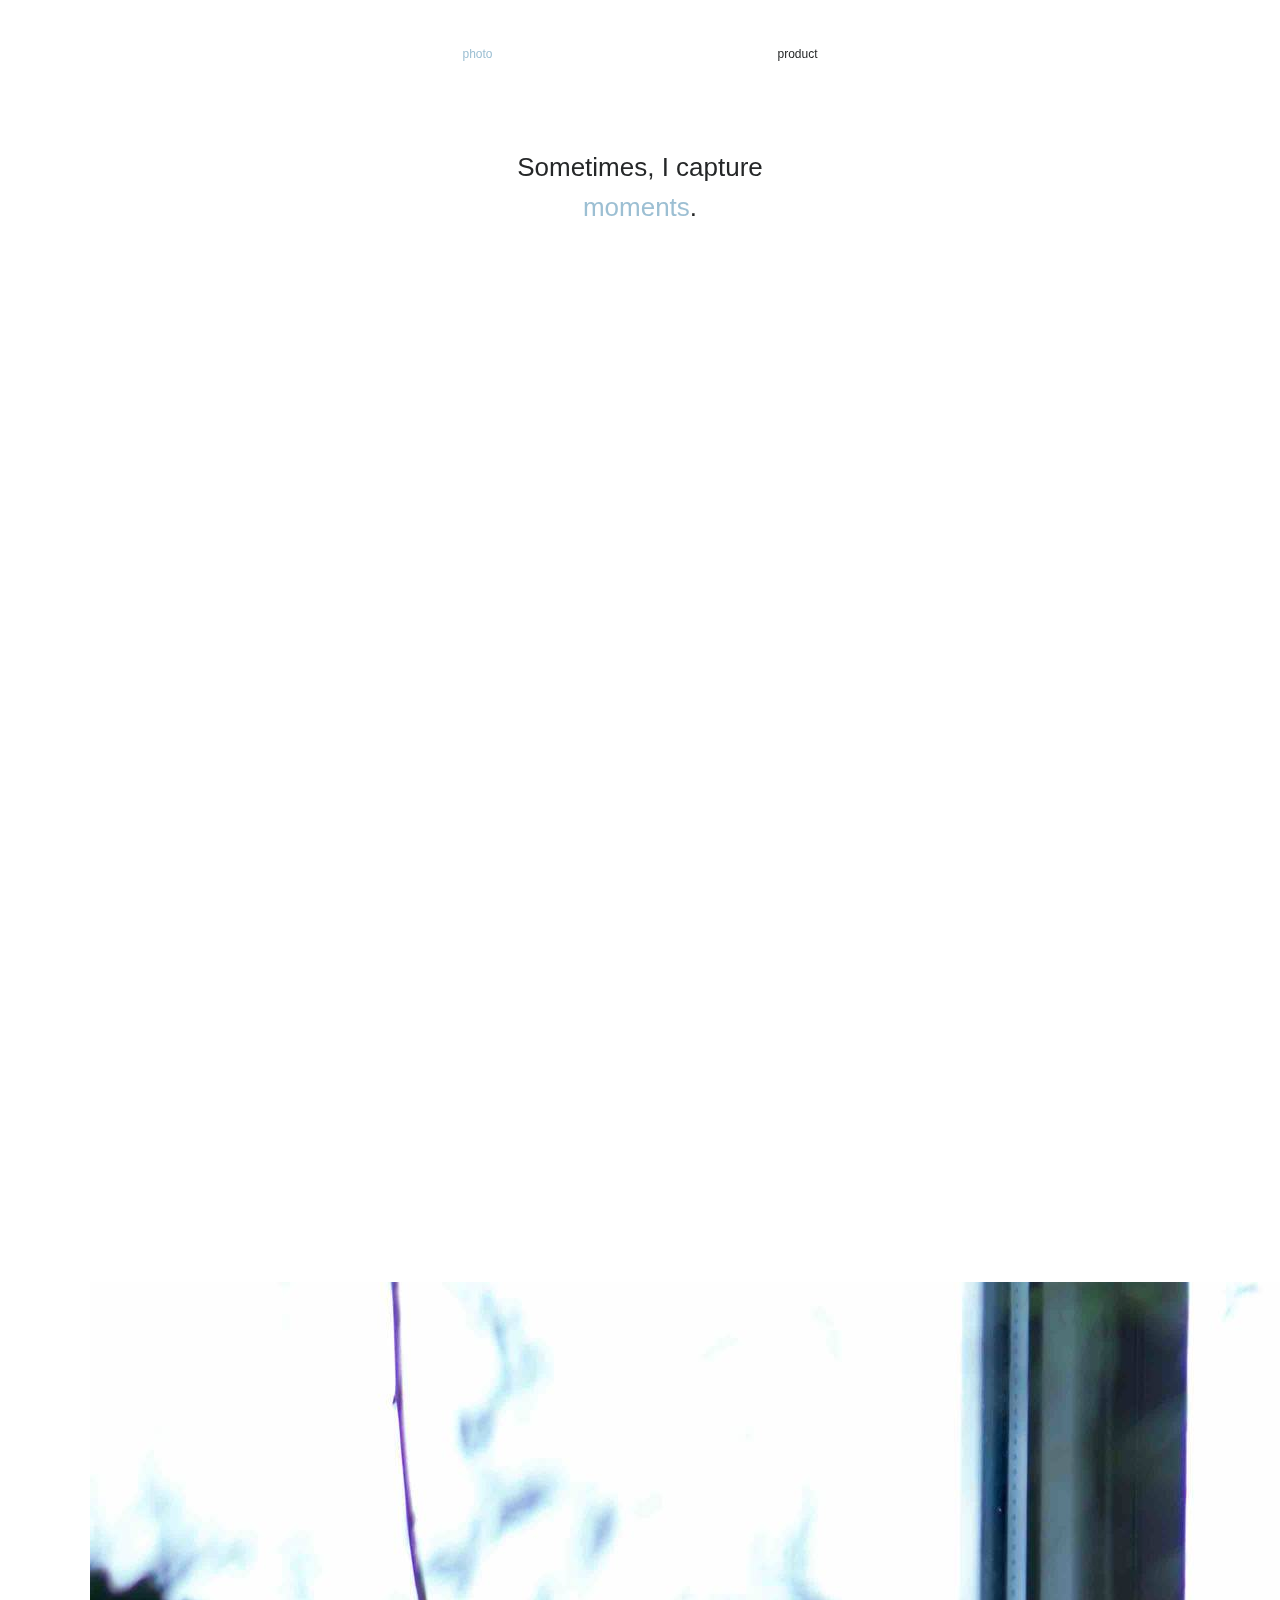
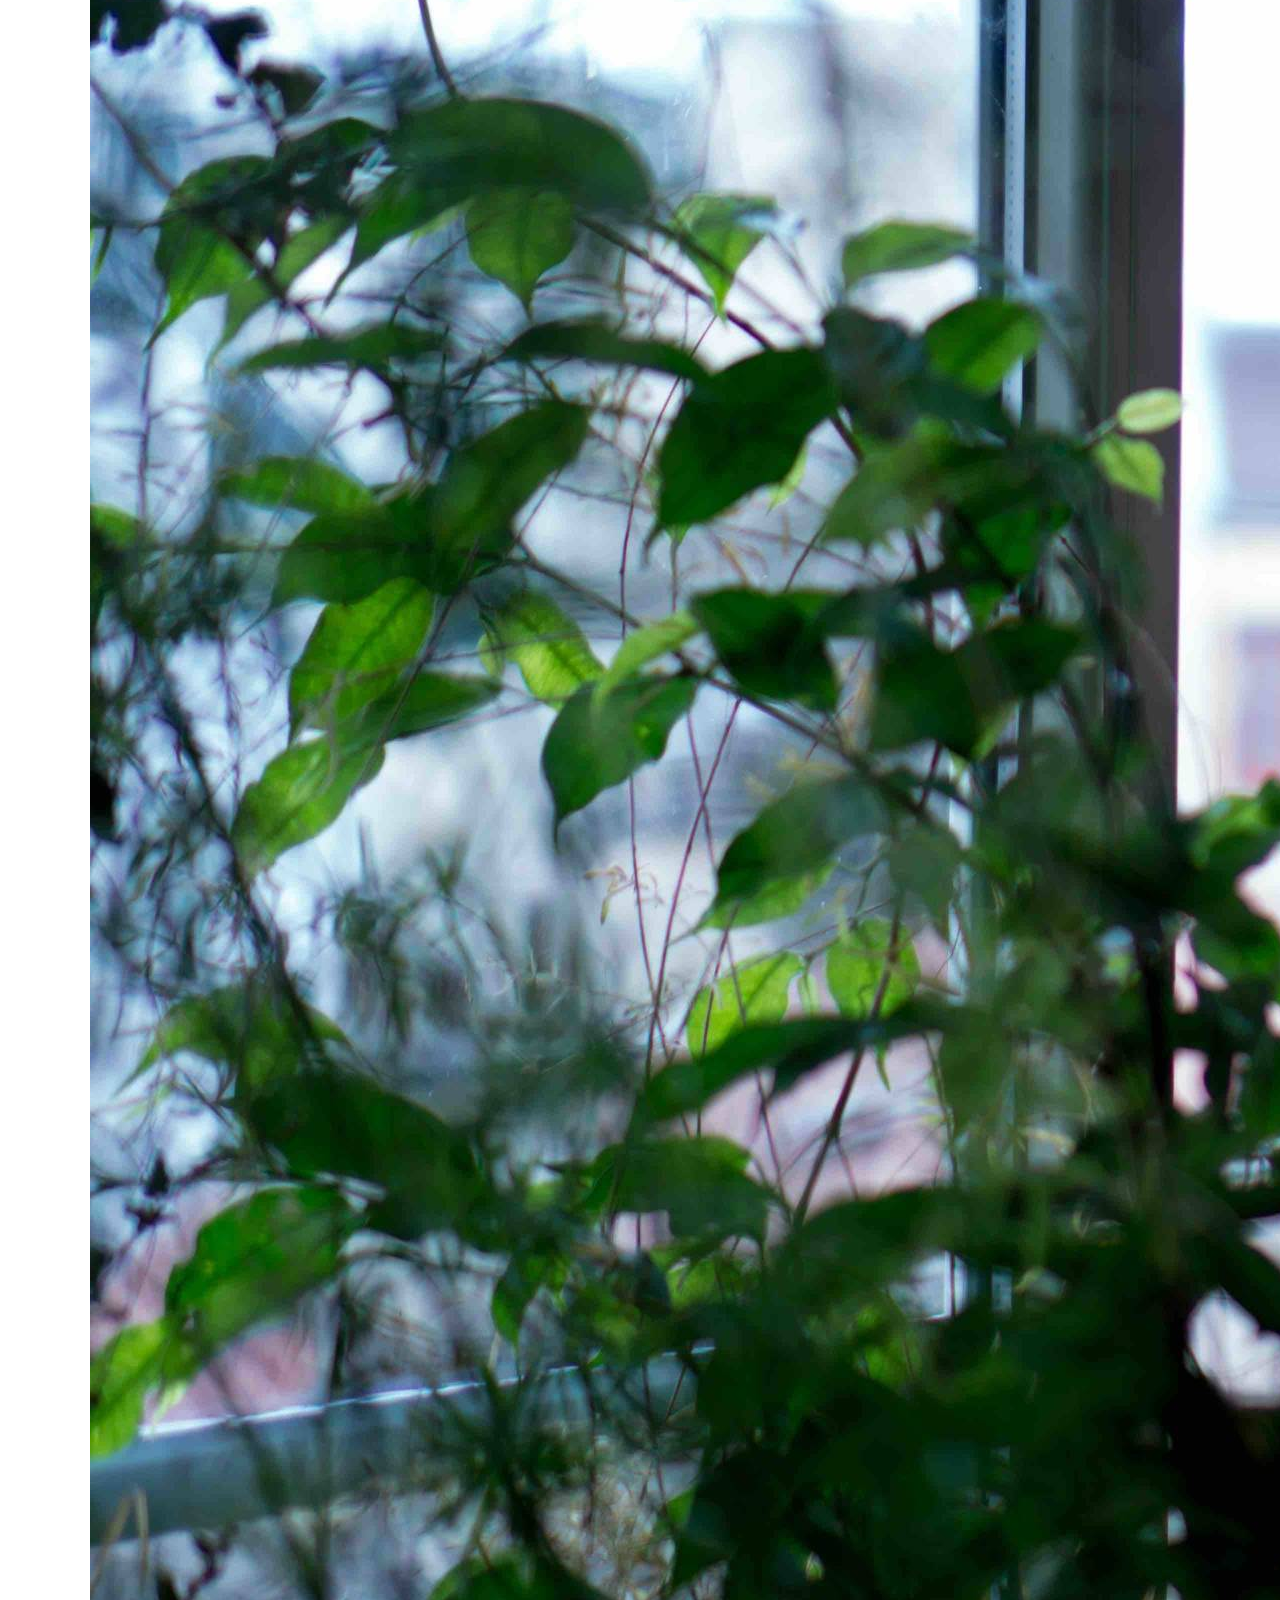
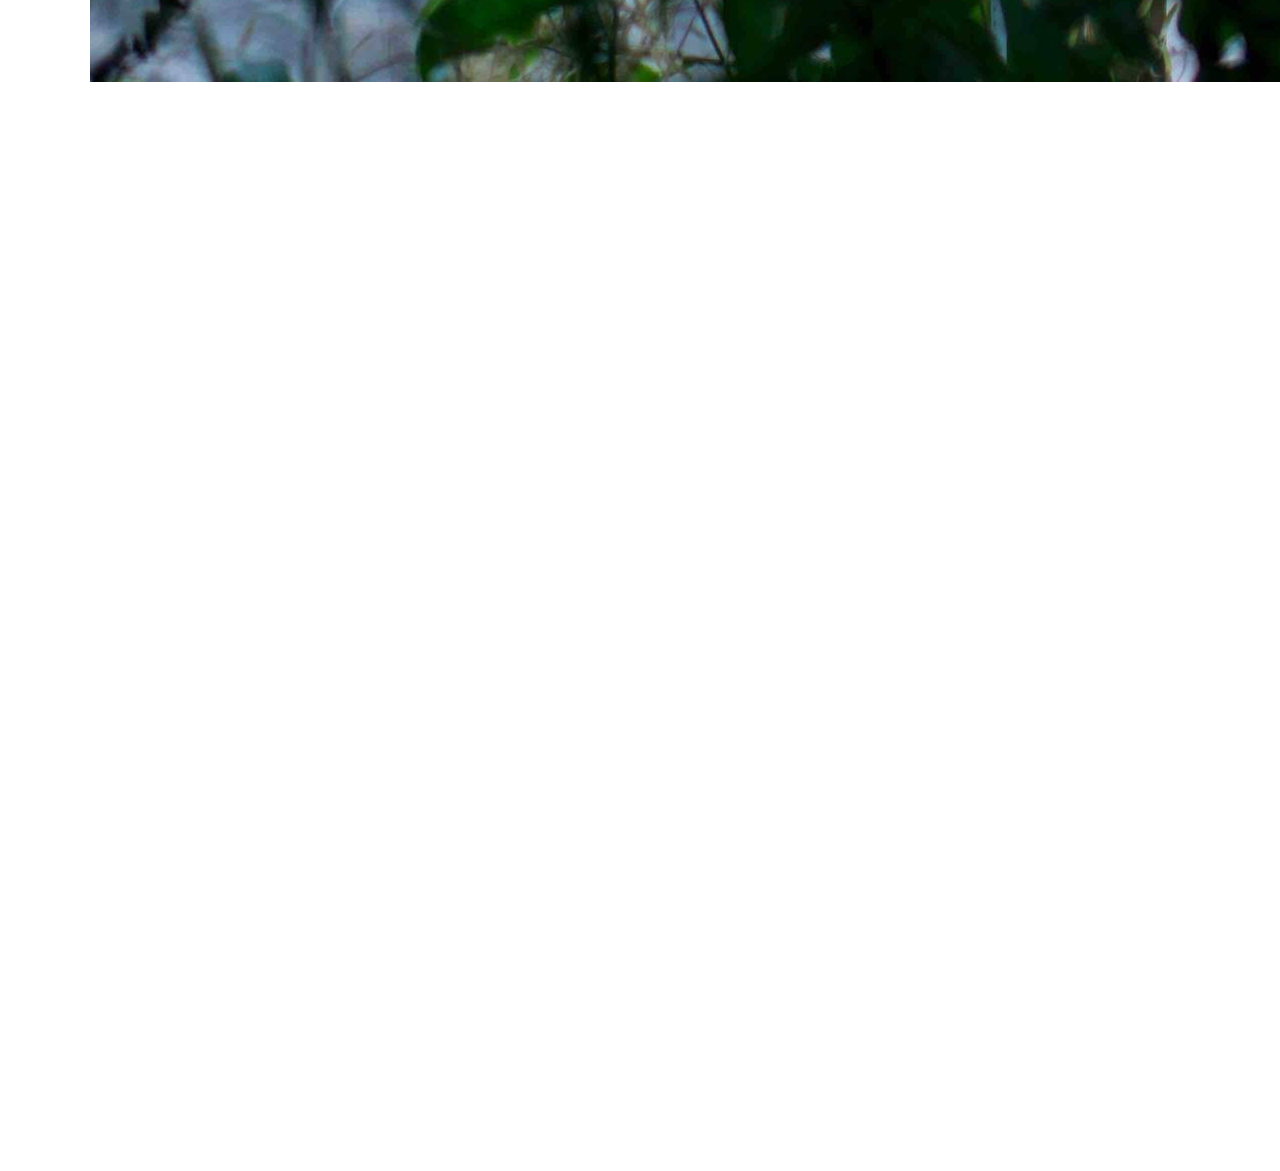
<file: photo.html>
<!doctype = html>
<html>
<head>
	<meta charset = "utf-8"> 
	<meta http-equiv = "X-UA Compatible" content = "IE=edge">
	<meta name = "description" content = "Maker, design thinker, user-centered designer, and problem solver">
	<meta name = "author" content = "Molly Yee">
	<meta property = "og:site_name" content = "Molly Yee">
	<meta property = "og:description" content = "Molly Yee's portfolio">
	<meta property = "og:type" content = "portfolio">
	
	<script type="text/javascript" src="https://ajax.googleapis.com/ajax/libs/jquery/3.2.1/jquery.min.js"></script>
   <script type = "text/javascript" src = "./js/index.js"> </script>
 	<link rel="shortcut icon" type="image/png" href="./assets/favicon.png"/>
<link rel="shortcut icon" type="image/png" href="http://eg.com/favicon.png"/>
 	<link rel = "stylesheet" type = "text/css" href = "./css/style.css">
    <meta http-equiv="Content-Type" content="text/html; charset=UTF-8" />
	<link rel="icon" href="http://www.mollyyee.com/favicon.ico?v=2" />	
    <title>Molly Yee</title>
</head>



<body>



<div id = "photonav">
<div class = "highlight">
<h3 class = "highlight"> photo </h3>
</div>
<div class = "navbutton">
<a href = "index.html#product">
<h3> product </h3> 
</a>
</div>

</div>


<div class = "fadein">
<div class = "photoflex">
	<div id = "introtext">
	<h1> Sometimes, I capture <span id = "highlight"> moments</span>. </h1>
	</div>
</div>
</div>







<div class = "whitebackground" id = "webpage">
<div class = "photocontainer">
	<div class = "flex">
		<img id = "photopadding" src = "./assets/photos/photo1.jpg">
		<img id = "photopadding" src = "./assets/photos/photo2.jpg">
		<img id = "photopadding" src = "./assets/photos/photo3.jpg">
		<img id = "photopadding" src = "./assets/photos/photo4.jpg">
		<img id = "photopadding" src = "./assets/photos/photo5.jpg">
		<img id = "photopadding" src = "./assets/photos/photo6.jpg">
		<img id = "photopadding" src = "./assets/photos/photo7.jpg">

	</div>
</div>
</div>

<div id = "mobile">
<img class ="full" src = "./assets/photos/photo1.jpg">
<img class ="full" src = "./assets/photos/photo2.jpg">
<img class ="full" src = "./assets/photos/photo3.jpg">
<img class ="full" src = "./assets/photos/photo4.jpg">
<img class ="full" src = "./assets/photos/photo5.jpg">
<img class ="full" src = "./assets/photos/photo6.jpg">
<img class ="full" src = "./assets/photos/photo7.jpg">


<div class = "endcontainer">
<div class = "end">
</div>
</div>
</div>
</body>


</html>
</file>
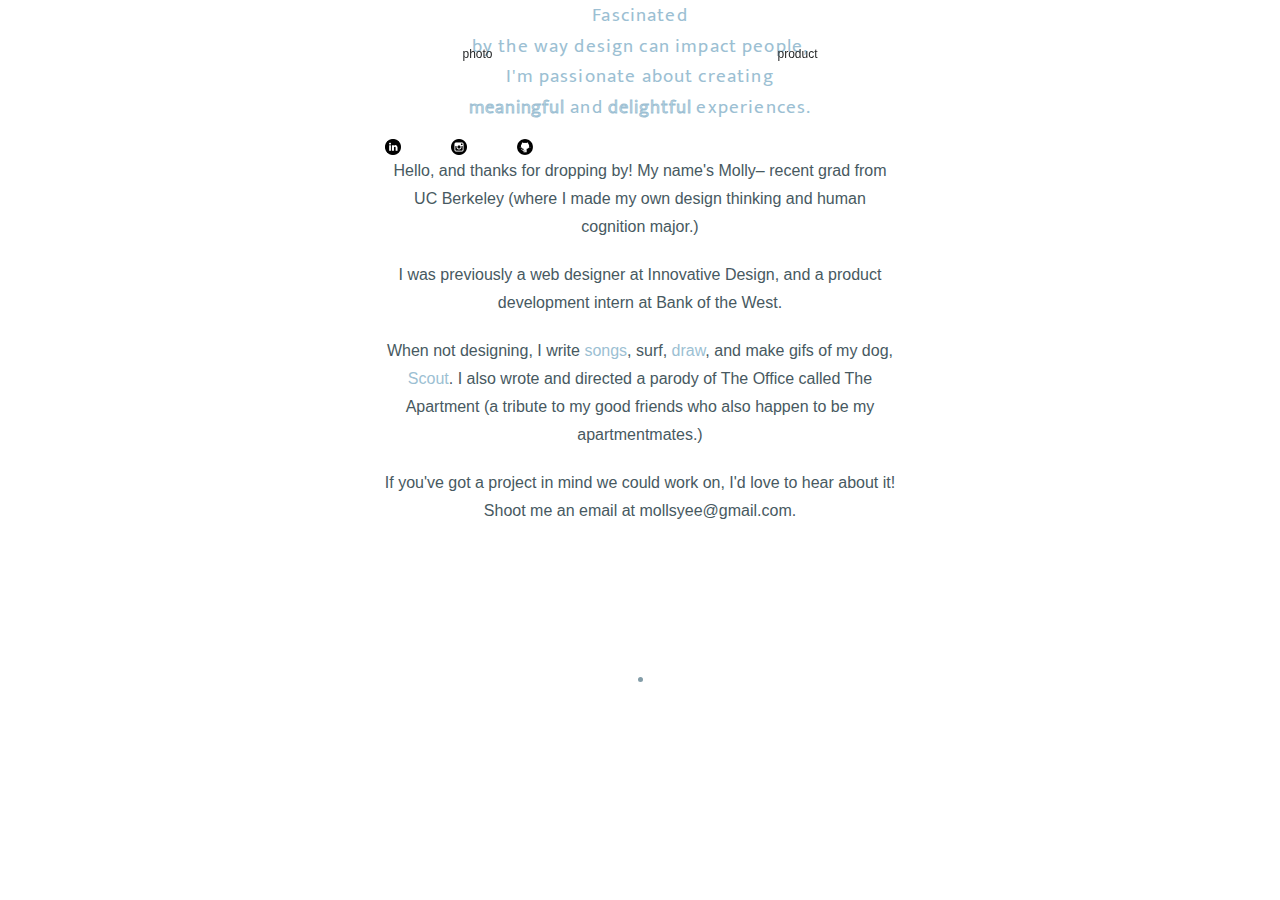
<file: about/about.html>
<!doctype = html>
<html>
<head>
    <script type="text/javascript" src="https://ajax.googleapis.com/ajax/libs/jquery/3.2.1/jquery.min.js"></script>
    <script type="text/javascript" src="../js/index.js"></script>
    <link rel = "stylesheet" type = "text/css" href = "../css/style.css">
<link rel="shortcut icon" type="image/png" href="../assets/favicon.png"/>
<link rel="shortcut icon" type="image/png" href="http://eg.com/favicon.png"/>    <link href="https://fonts.googleapis.com/css?family=Josefin+Sans:300|Raleway:300" rel="stylesheet">
    <link href="https://fonts.googleapis.com/css?family=Lato:300,350" rel="stylesheet">
<link href="https://fonts.googleapis.com/css?family=Mukta+Vaani:200, 600" rel="stylesheet">
    <meta http-equiv="Content-Type" content="text/html; charset=UTF-8" />
    <title>About Me</title>

</head>


<body>


<div id = "photonav">
<div class = "navbutton">
<a href = "../photo.html">
<h3> photo </h3>
</a>
</div>
<div class = "navbutton">
<a href = "../index.html#product">
<h3> product </h3>
</a>
</div>
</div>

<div class = "projectbody">



<div class = "aboutbox">
<div class = "aboutmargin">
    <div class = "aboutintrofont"> Fascinated  
    <br>
    by the way design can impact people, 
    <br>
    I'm passionate about creating
    <br>
    <span id = "aboutmespecialfont">  meaningful </span> and <span id = "aboutmespecialfont">   delightful </span>experiences.
    </div>




<div class = "skillsusedpage"> 
                <div class = "skillsquare">
                    <a href = "https://www.linkedin.com/in/mollyyee/">
                    <img class = "longblock" src = "../assets/linkedin.png" > </a>
                    </div>
                <div class = "skillsquare">
                    <a href = "https://www.instagram.com/mawreeee/">
                <img class = "longblock" src = "../assets/instagram.png" > 
                    </a>
                </div>                   
                <div class = "skillsquare">
                    <a href = "https://github.com/mollyyee"> 
                    <img class = "longblock" src = "../assets/github.png" >
                    </a>
                </div>
                </div>

    <div class = 'p' id ='spacing'> 
    Hello, and thanks for dropping by! My name's Molly– recent grad from UC Berkeley (where I made my own design thinking and human cognition major.)
    </div>
    <div class = 'p' id ='spacing'> 
    I was previously a web designer at Innovative Design, and a product development intern at Bank of the West.
    </div>
    <div class = 'p' id ='spacing'>
    When not designing, I write <a id = "abouthighlight" href = "../inside/locked.html">songs</a>, surf, <a id = "abouthighlight" href = "https://www.instagram.com/p/BXuPEtlj0Nc/?taken-by=mollyingaround">draw</a>, and make gifs of my dog, <a id = "abouthighlight" href = "https://media.giphy.com/media/xUA7aM2g7Onn5KfrDq/giphy.gif"> Scout</a>. I also wrote and directed a parody of The Office called The Apartment (a tribute to my good friends who also happen to be my apartmentmates.)    
    </div>
    <div class = 'p' id ='spacing'>    If you've got a project in mind we could work on, I'd love to hear about it! Shoot me an email at mollsyee@gmail.com.
    </div>

</div>
    

    </div>
</div>
</div>

<div class = "endcontainer">
<div class = "end">
</div>
</div>


<!-- project body -->
</body>





</body>
</file>
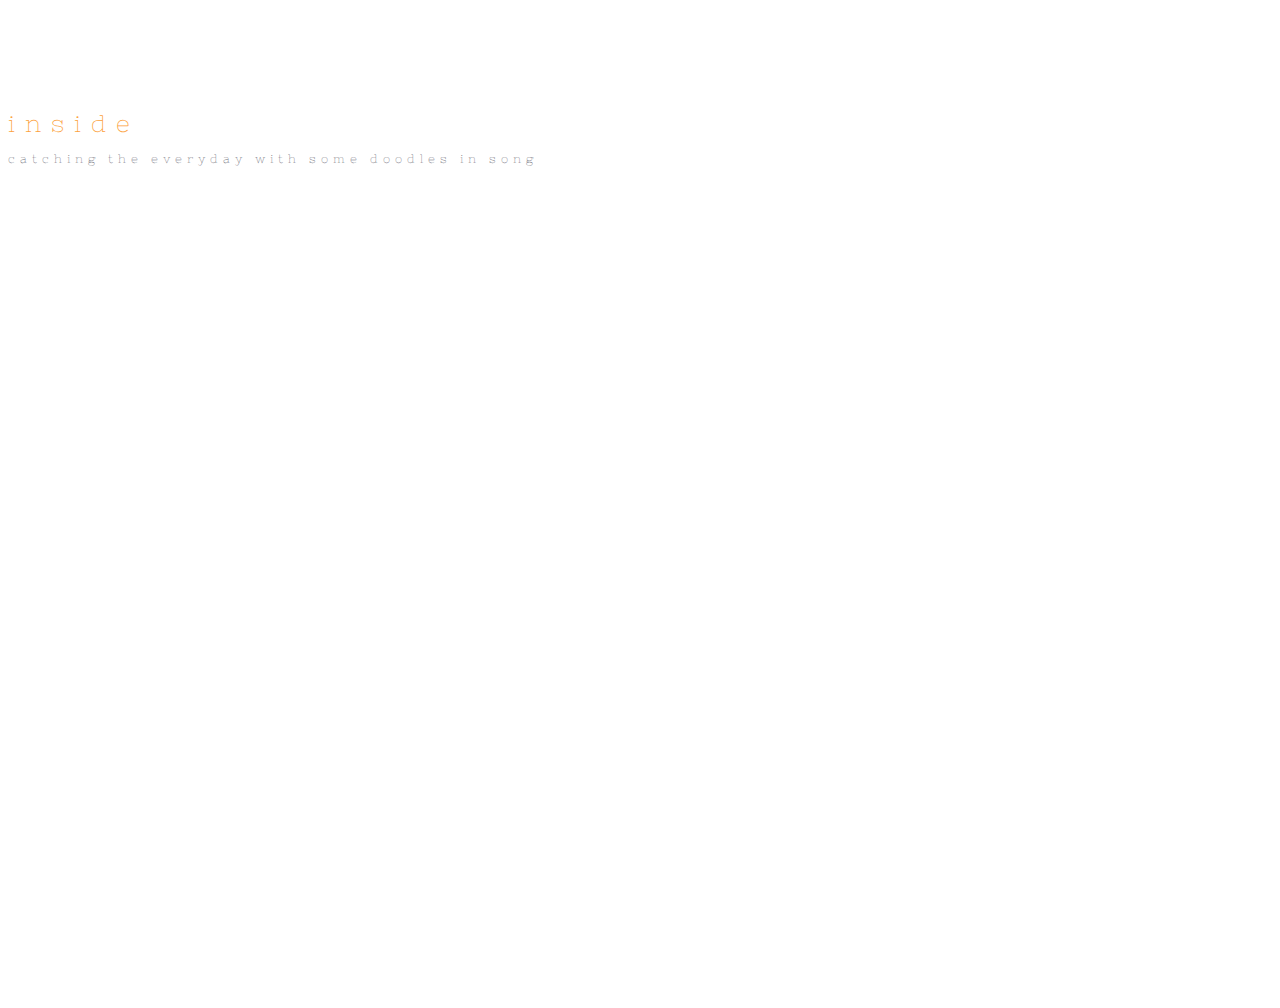
<file: inside/inside.html>
<html>
<head>
<title>inside</title>
<link rel = "stylesheet" type = "text/css" href = "./style/style.css">
</head>
<body>

<?php
if ($_POST['pass'] == 'shoowopdoowop')
echo ''
else 
header('Location:locked.html')
?>

<div id = "headercontainer">
<div class = "center" id = "h1">
	inside
	</div>
<div class = "center" id = "h2">
	catching the everyday with some doodles in song
	</div>
</div>

<div id = "onesong">
</div>



<!-- 
<div id = "songcontainer">
	<div id = "background">
		<div id = "shape1"> </div>
		<img id = "refuge" src = "./assets/refuge.jpg">
		<div id = "shape2"> </div>
		</div>


	<div id = "songtitle1">
		<div id = "contain">
		<div id = "h3">
		july 11th, 2017
		</div>
		<div id = "h4">
		till the sun comes up
		</div>
		</div>
		<div id = "contain">
		<audio controls>
		  <source src= "./assets/tillthesuncomesup.mp3" type="audio/mp3">
		</audio>
		</div>
		</div>
		</div>
<br>
<br>

<div id = "songcontainer">
		<img id = "graduation" src = "./assets/graduation.jpg">

	<div id = "background">
		</div>
		</div> -->
<!-- 
	<div id = "songtitle">
	<div id = "contain">
	<div id = "h3">
	june 4th, 2017
	</div>
	<div id = "h4">
	on graduation
	</div>
	</div>
	<div id = "contain">
	<audio controls>
	  <source src= "./assets/cornysong.mp3" type="audio/mp3">
	</audio>
	</div>
	</div>

	<div id = "songbox">
	<div id = "contain">
	<div id = "h3">
	february 2nd, 2017
	</div>
	<div id = "h4">
	umbrellas up
	</div>
	</div>
	<div id = "contain">
	<audio controls>
	  <source src= "./assets/umbrellasup.mp3" type="audio/mp3">
	</audio>
	</div>
	</div>

</div> -->




</body>
</html>
</file>
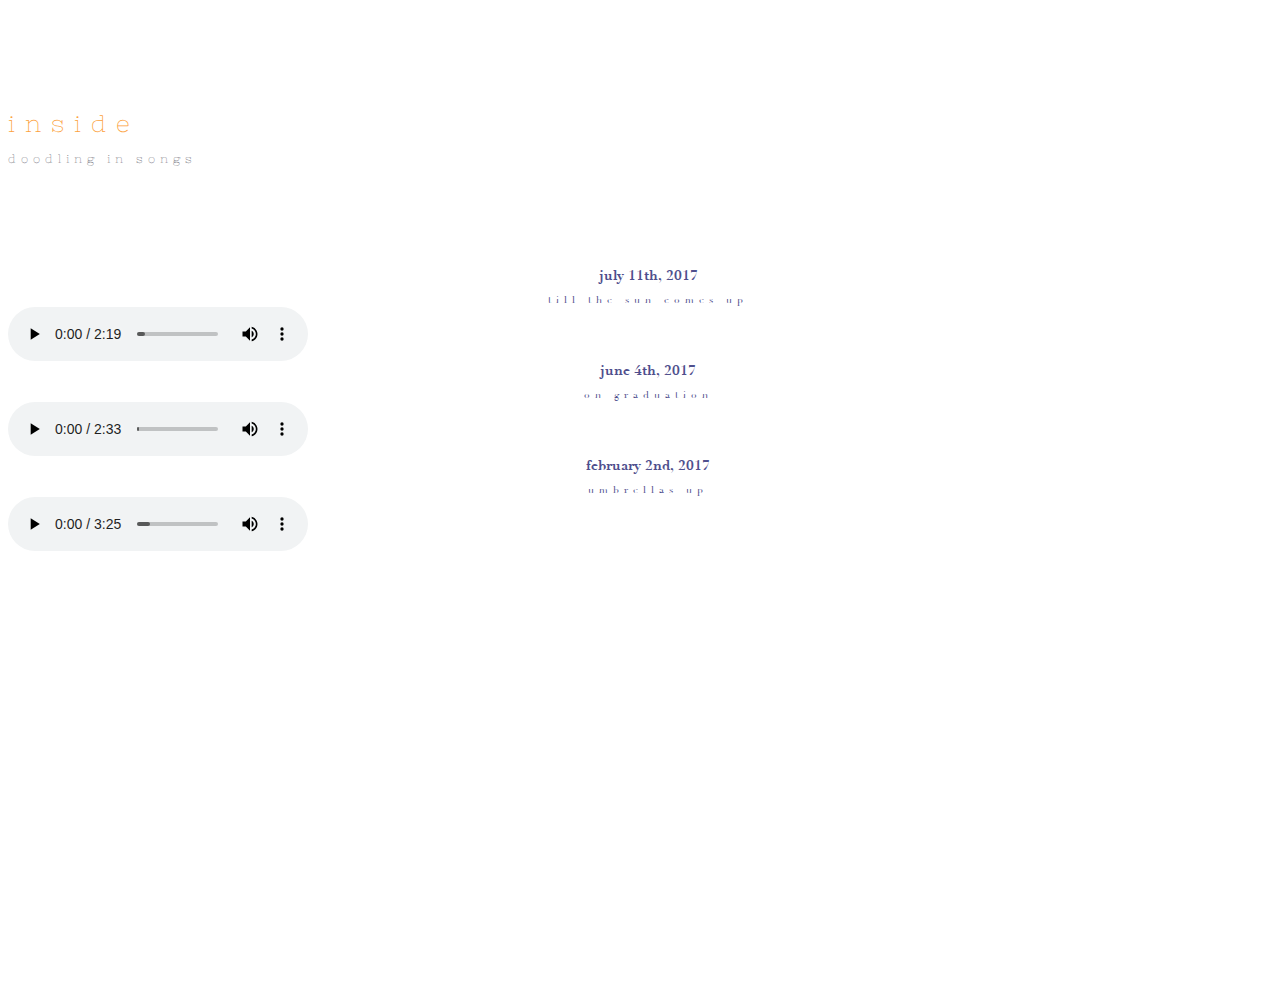
<file: inside/insidev1.html>
<html>
<head>
<title>inside</title>
<link rel = "stylesheet" type = "text/css" href = "./style/style.css">
</head>
<body>

<?php
if ($_POST['pass'] == 'shoowopdoowop')
echo ''
else 
header('Location:locked.html')
?>

<div id = "headercontainer">
<div class = "center" id = "h1">
	inside
	</div>
<div class = "center" id = "h2">
	doodling in songs
	</div>
</div>

<div id = "background">
	<div id = "shape1">
	</div>
	<div id = "shape2"> </div>
	<div id = "shape3"></div>
	<div id = "shape4"></div>
</div>

<div id = "songcontainer">
	<div id = "songbox">
	<div id = "contain">
	<div id = "h3">
	july 11th, 2017
	</div>
	<div id = "h4">
	till the sun comes up
	</div>
	</div>
	<div id = "contain">
	<audio controls>
	  <source src= "./assets/tillthesuncomesup.mp3" type="audio/mp3">
	</audio>
	</div>
	</div>

	<div id = "songbox">
	<div id = "contain">
	<div id = "h3">
	june 4th, 2017
	</div>
	<div id = "h4">
	on graduation
	</div>
	</div>
	<div id = "contain">
	<audio controls>
	  <source src= "./assets/cornysong.mp3" type="audio/mp3">
	</audio>
	</div>
	</div>

	<div id = "songbox">
	<div id = "contain">
	<div id = "h3">
	february 2nd, 2017
	</div>
	<div id = "h4">
	umbrellas up
	</div>
	</div>
	<div id = "contain">
	<audio controls>
	  <source src= "./assets/umbrellasup.mp3" type="audio/mp3">
	</audio>
	</div>
	</div>

</div>




</body>
</html>
</file>
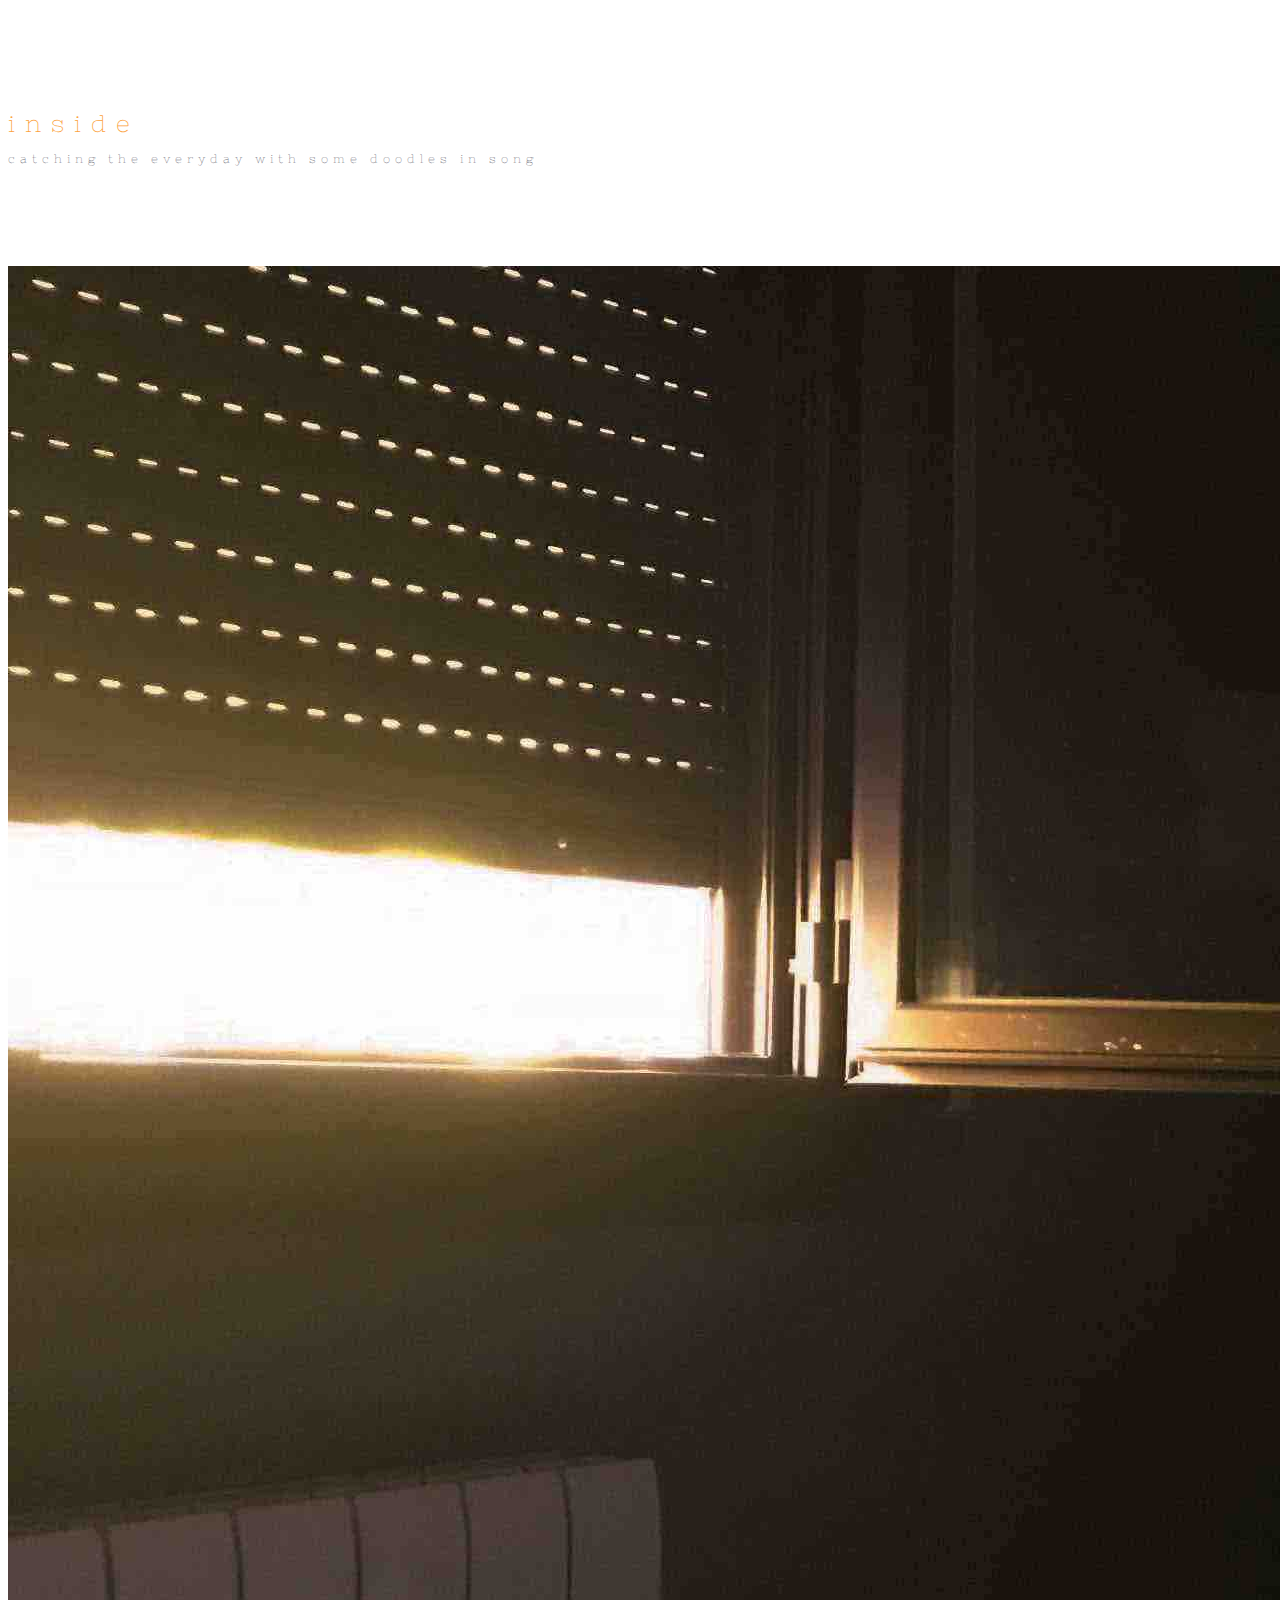
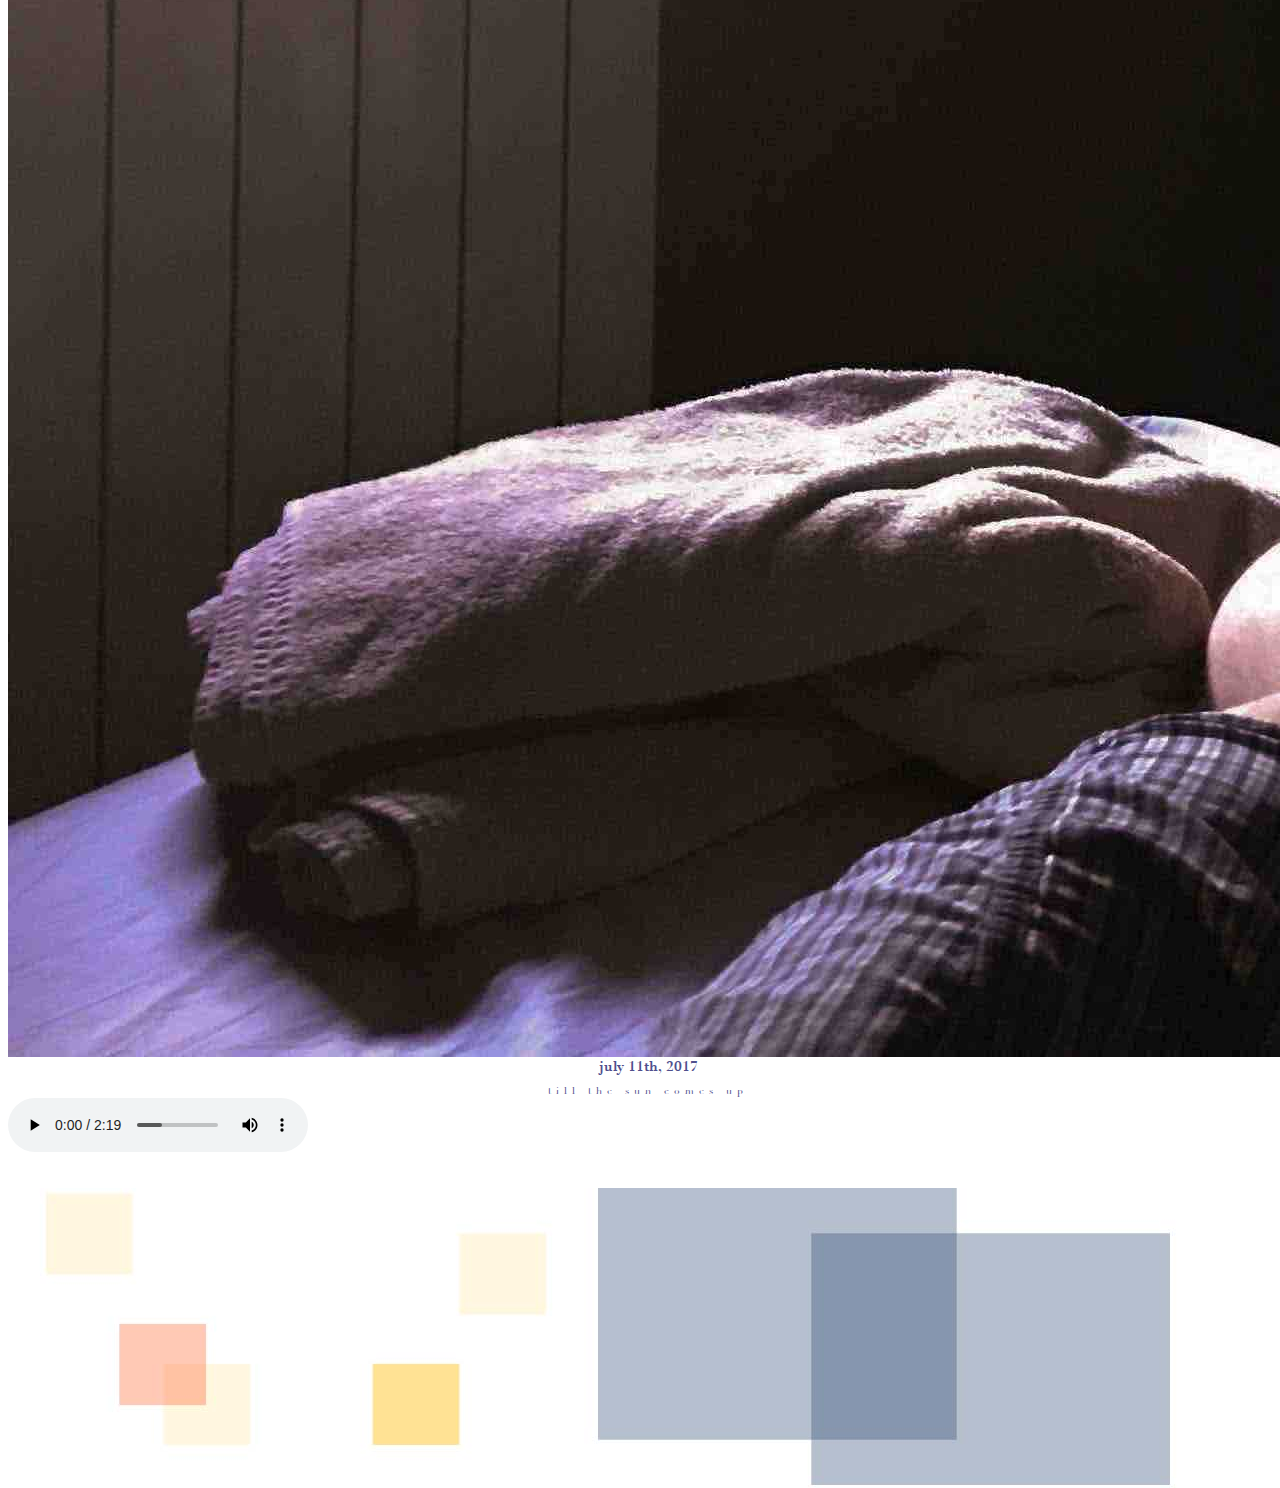
<file: inside/insidev2.html>
<html>
<head>
<title>inside</title>
<link rel = "stylesheet" type = "text/css" href = "./style/style.css">
</head>
<body>

<?php
if ($_POST['pass'] == 'shoowopdoowop')
echo ''
else 
header('Location:locked.html')
?>

<div id = "headercontainer">
<div class = "center" id = "h1">
	inside
	</div>
<div class = "center" id = "h2">
	catching the everyday with some doodles in song
	</div>
</div>

<!-- <div id = "background">
	<div id = "shape1">
	</div>
	<img id = "refuge" src = "./assets/refuge.jpg">
	<div id = "shape3"> </div>
	<div id = "shape3"> </div>
	<div id = "shape4"></div>
	<div id = "shape5"></div>
</div> -->



<div id = "songcontainer">
	<div id = "background">
<!-- 		<div id = "shape1"> </div>
 -->		<img id = "refuge" src = "./assets/refuge.jpg">
<!-- 		<div id = "shape2"> </div>
 -->		</div>


	<div id = "songtitle1">
		<div id = "contain">
		<div id = "h3">
		july 11th, 2017
		</div>
		<div id = "h4">
		till the sun comes up
		</div>
		</div>
		<div id = "contain">
		<audio controls>
		  <source src= "./assets/tillthesuncomesup.mp3" type="audio/mp3">
		</audio>
		</div>
		</div>
		</div>
<br>
<br>

<div id = "songcontainer">
		<img id = "graduation" src = "./assets/graduation.jpg">

	<div id = "background">
		</div>
		</div>
<!-- 
	<div id = "songtitle">
	<div id = "contain">
	<div id = "h3">
	june 4th, 2017
	</div>
	<div id = "h4">
	on graduation
	</div>
	</div>
	<div id = "contain">
	<audio controls>
	  <source src= "./assets/cornysong.mp3" type="audio/mp3">
	</audio>
	</div>
	</div>

	<div id = "songbox">
	<div id = "contain">
	<div id = "h3">
	february 2nd, 2017
	</div>
	<div id = "h4">
	umbrellas up
	</div>
	</div>
	<div id = "contain">
	<audio controls>
	  <source src= "./assets/umbrellasup.mp3" type="audio/mp3">
	</audio>
	</div>
	</div>

</div> -->




</body>
</html>
</file>
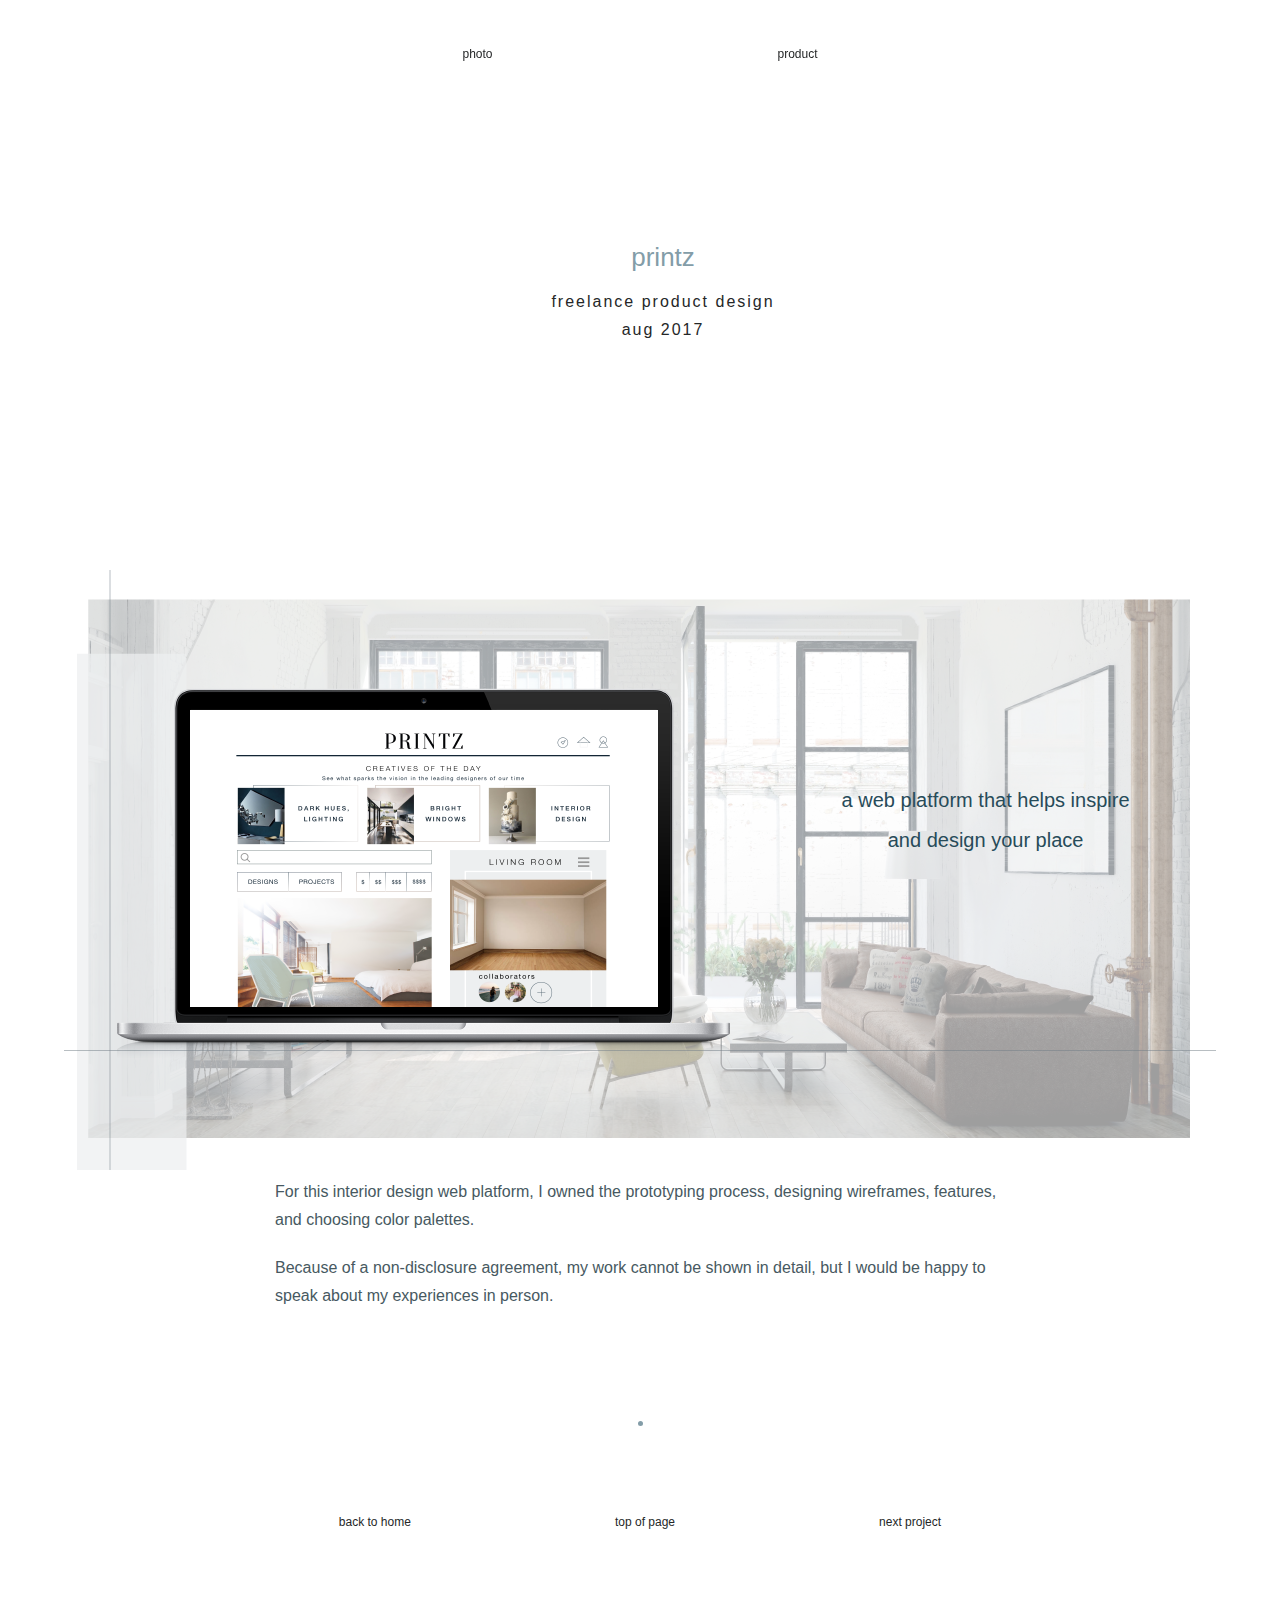
<file: printz/printz.html>
<!doctype = html>
<html>
<head>
    <link rel = "stylesheet" type = "text/css" href = "../css/style.css">
    <link rel="icon" href="../assets/favicon.png">
    <title>Printz</title>
    <meta http-equiv="Content-Type" content="text/html; charset=UTF-8" />
<link rel="shortcut icon" type="image/png" href="../assets/favicon.png"/>
<link rel="shortcut icon" type="image/png" href="http://eg.com/favicon.png"/>
</head>

<body>


<div id = "photonav">
<div class = "navbutton">
<a href = "../photo.html">
<h3> photo </h3>
</a>
</div>
<div class = "navbutton">
<a href = "../index.html#product">
<h3> product </h3>
</a>
</div>
</div>


<div id = "projectbody">

<div class = "titlebox">
		<div id = "intropadding"> 
			<br>
			<br>
			<h5 id = "title"> printz </h5>
			<h4 id = "description"> freelance product design </h4>
			<h4 id = "description"> aug 2017 </h4>
 			</div>
 			<br>
 			<br>
 		</div>

<div class = "vidbox">
		<img class = "longblock2" src = "./assets/printz.png">
		<div id = "halfcolumnsnopadding">
		</div>
		<div id = "halfcolumnsnopaddingcenter2">
		<div id = "caption"> a web platform that helps inspire and design your place </div>
		</div>
		</div>



<div class = "boxtop">
<div class = "margin">
	<div class = 'p' id = 'spacing'> For this interior design web platform, I owned the prototyping process, designing wireframes, features, and choosing color palettes. </div>
	<div class = 'p' id = 'spacing'> Because of a non-disclosure agreement, my work cannot be shown in detail, but I would be happy to speak about my experiences in person. </div>

	</div>
	</div>

<div class = "projectendcontainer">
<div class = "end">
</div>
</div>

<div id = "bottomborder">
	<div id = "footbar">
		<div class = "navbutton">
		<a href = "http://mollyee.com">
		<h3> back to home </h3>
		</a>
		</div>
		<div class = "navbutton">
        <a href = "printz.html"> <h3> top of page </h3> </a>
        </div>
        <div class = "navbutton">
        <a href = "../chime/chime.html"> <h3> next project </h3> </a>
        </div>
    </div>
</div>

<div class = "projectendcontainer2">
<div class = "end">
</div>
</div>



</div>
</body>
</file>
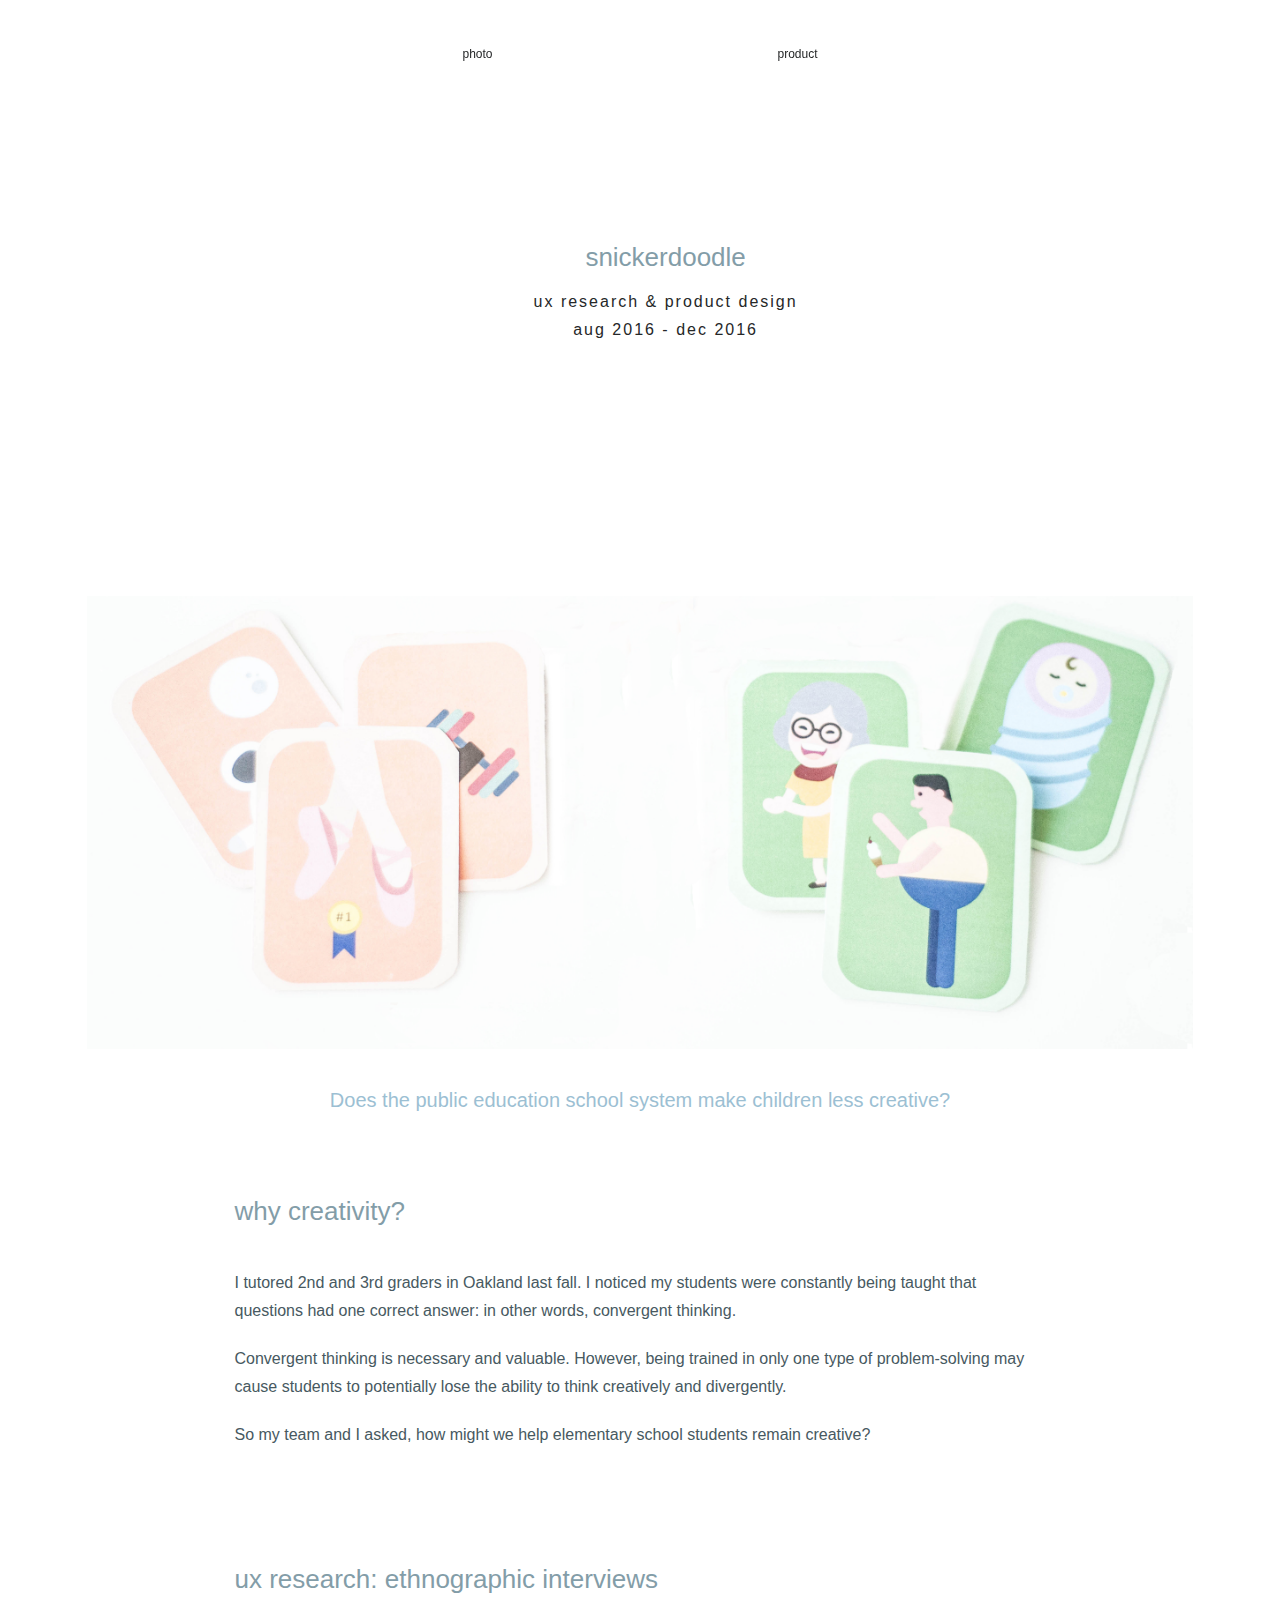
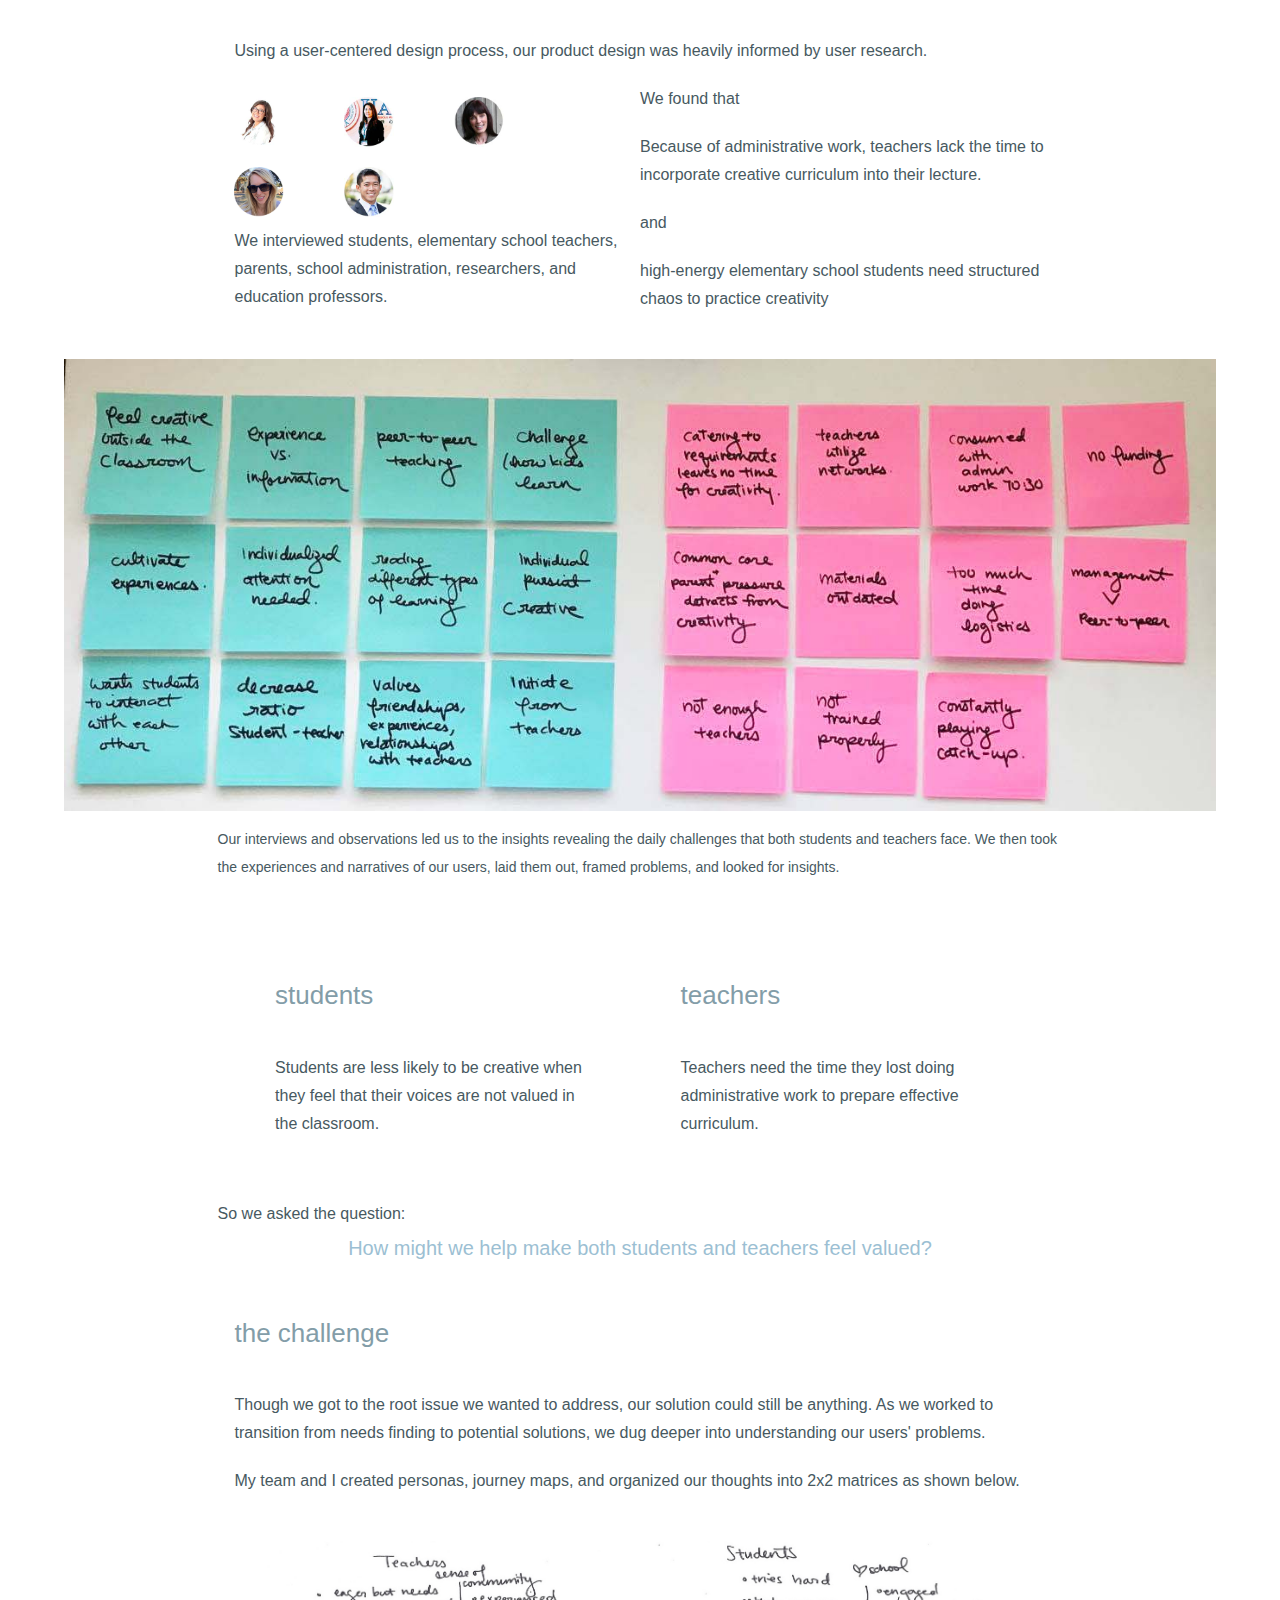
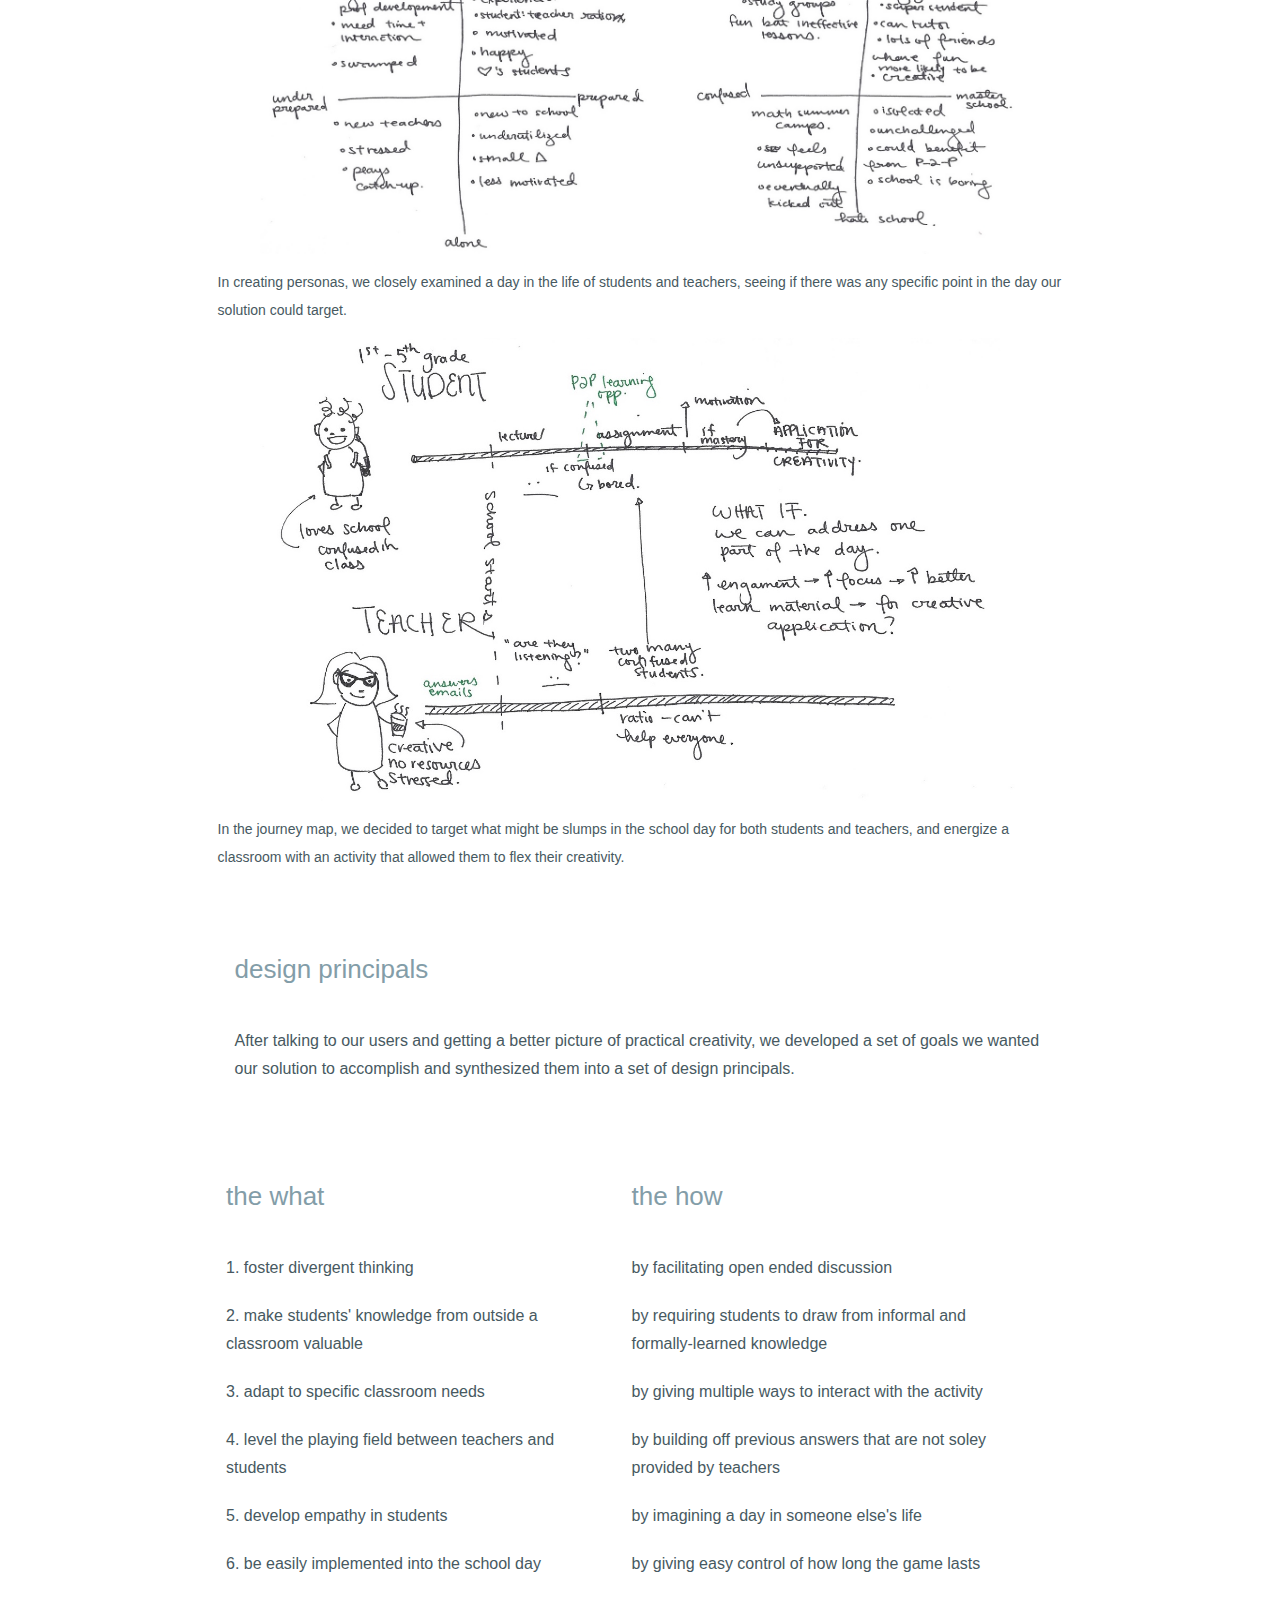
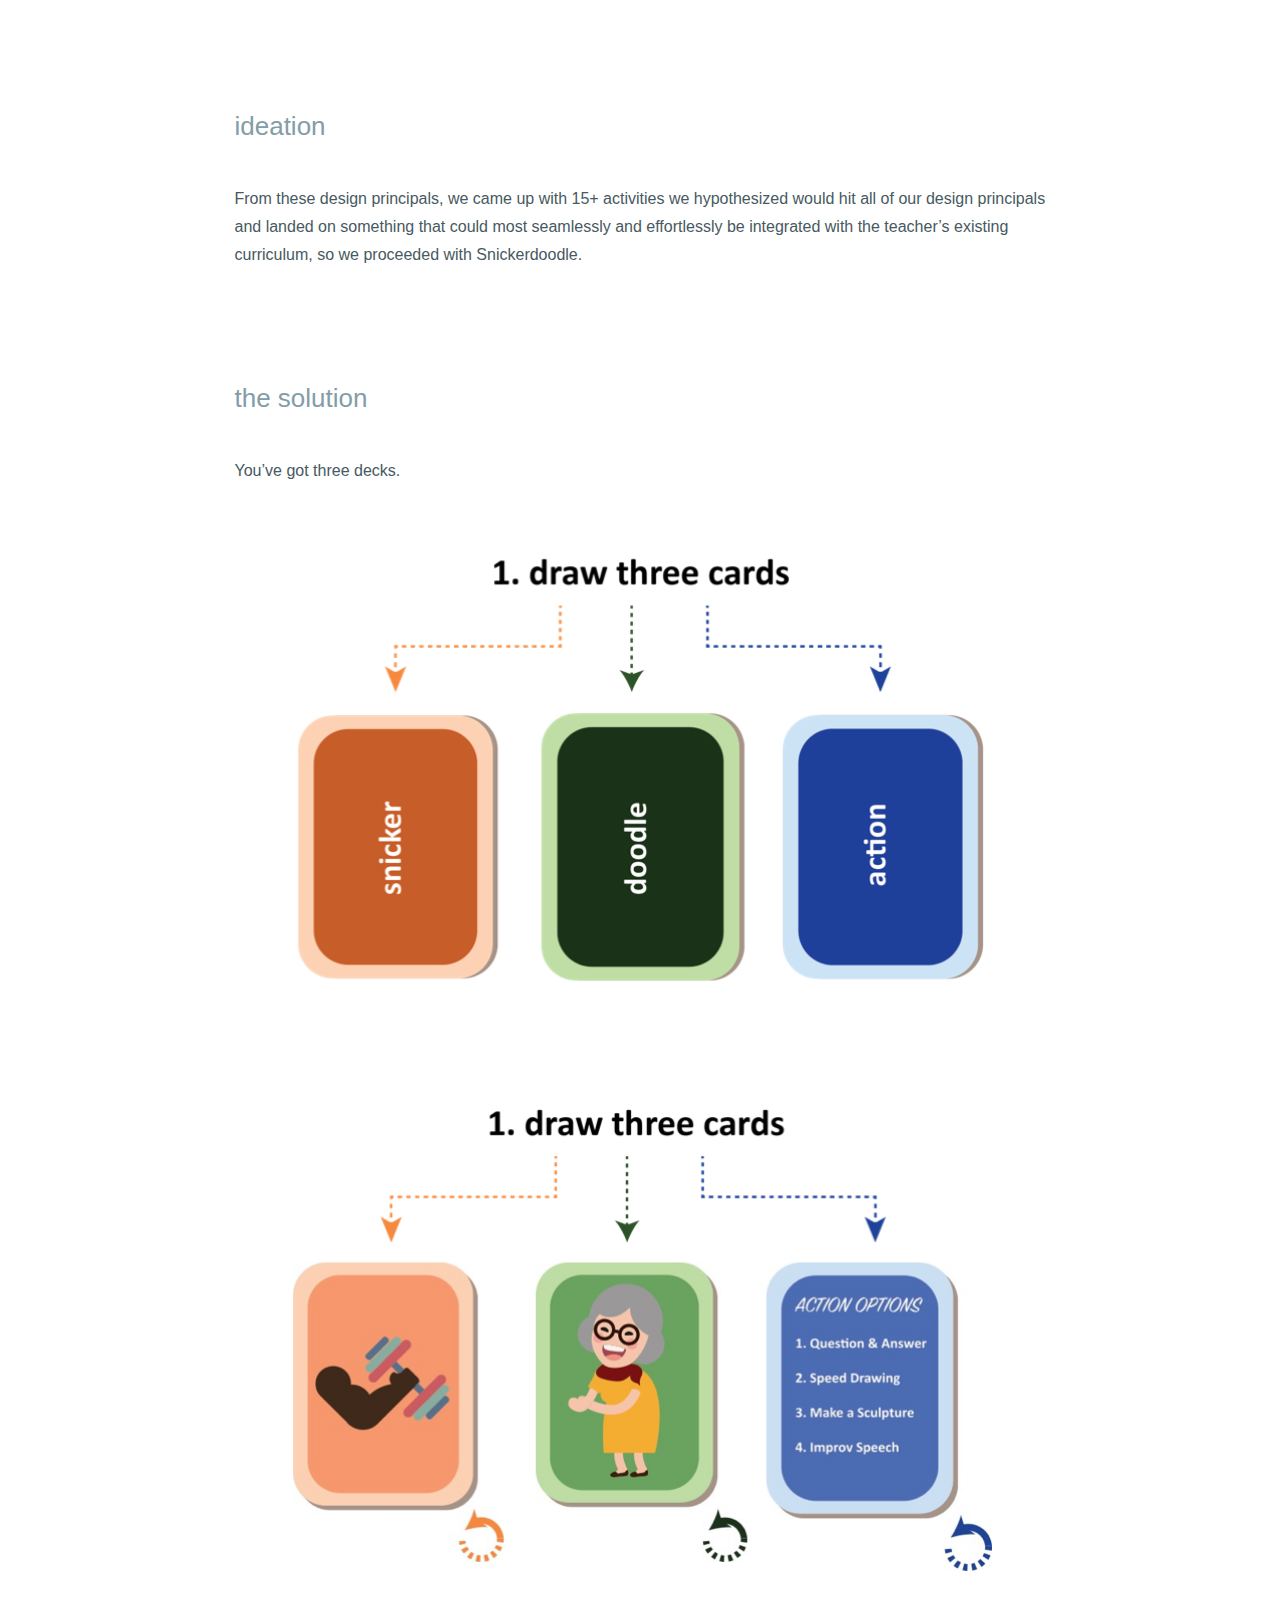
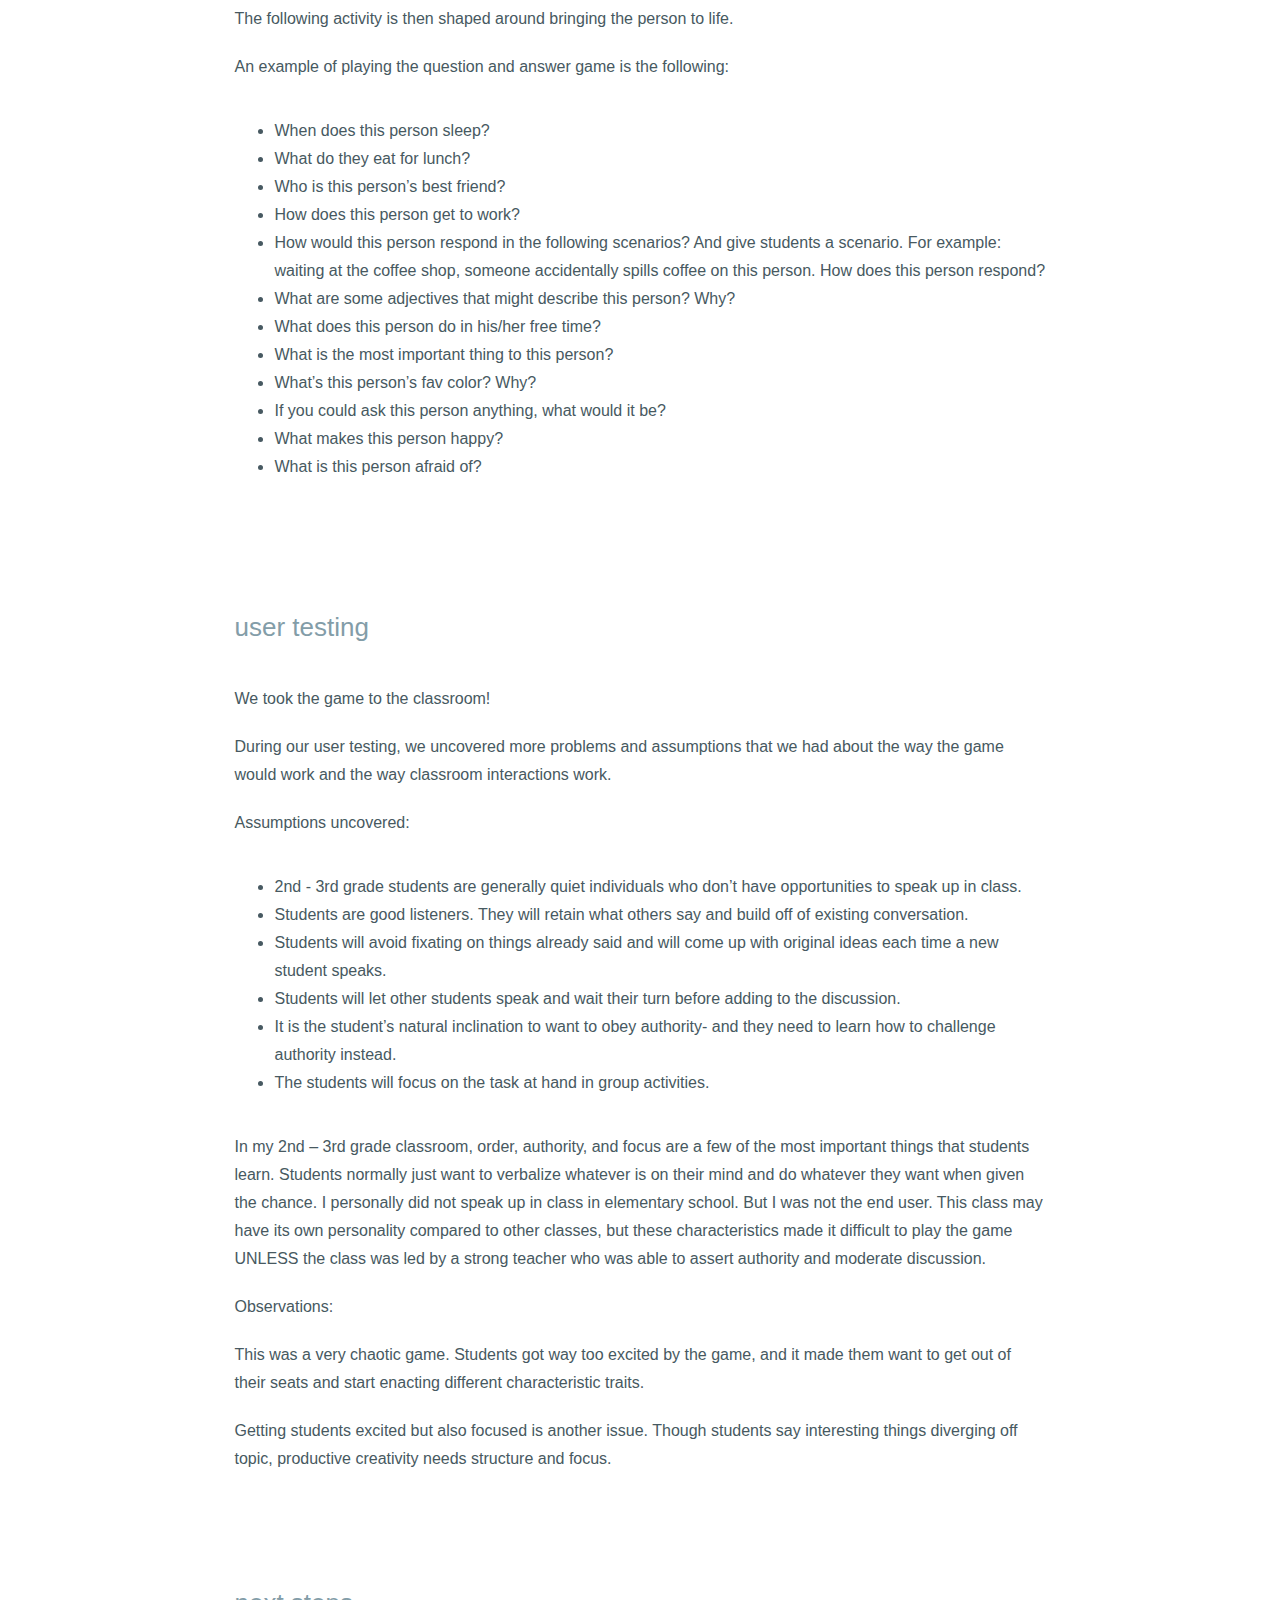
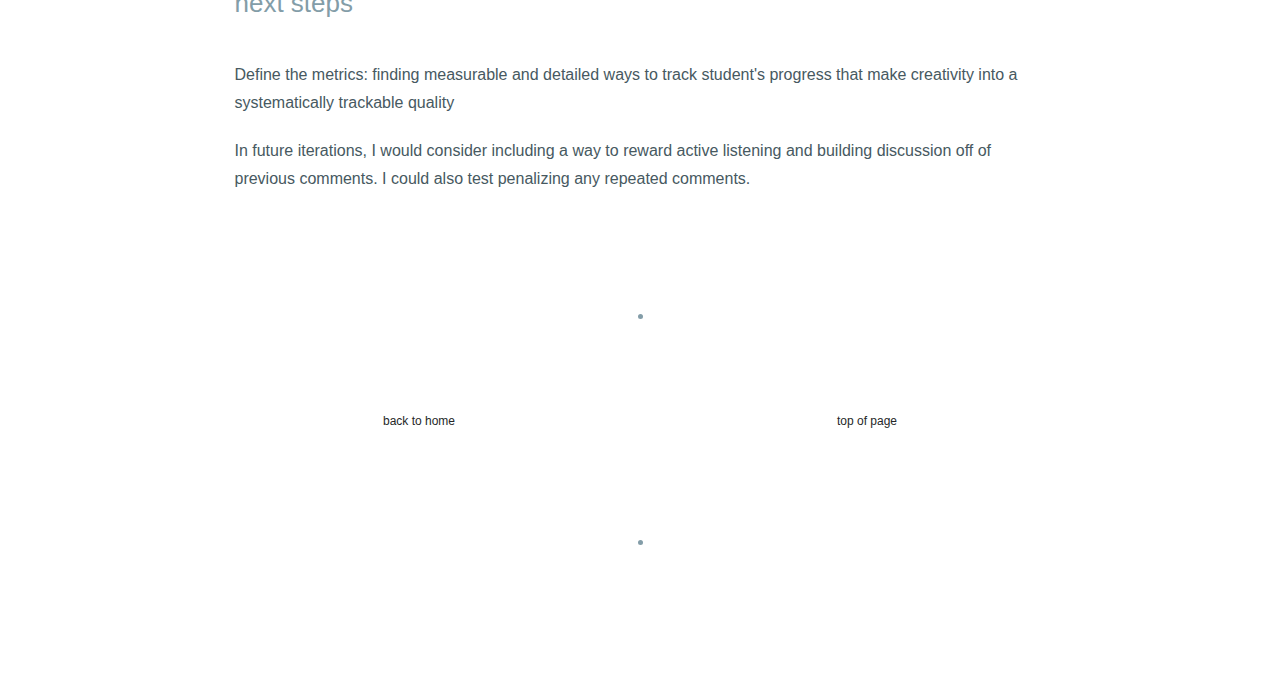
<file: snicker/snickerpage.html>
<!doctype = html>
<html>
<head>
    <link rel = "stylesheet" type = "text/css" href = "../css/style.css">
    <link rel="icon" href="../assets/favicon.png">
    <title>Snickerdoodle</title>
    <meta http-equiv="Content-Type" content="text/html; charset=UTF-8" />
<link rel="shortcut icon" type="image/png" href="../assets/favicon.png"/>
<link rel="shortcut icon" type="image/png" href="http://eg.com/favicon.png"/>
</head>

<body>


<div id = "navbar">
<div class = "navbutton">
<a href = "../photo.html">
<h3> photo </h3>
</a>
</div>
<div class = "navbutton">
<a href = "../index.html#product">
<h3> product </h3>
</a>
</div>
</div>

<div class = "titlebox">
		<div id = "intropadding"> 
			<br>
			<br>
			<h5 id = "title"> snickerdoodle </h5>
			<h4 id = "description"> ux research & product design </h4>
			<h4 id = "description"> aug 2016 - dec 2016 </h4>
 			</div>
 			<br>
 			<br>
 		</div>




<div class = "box">
<img class = "longblock" src = "./assets/intropic.jpg">
</div>

<div class = "box">
<div class = "margin"> 
	<div class = "accentfont"> Does the public education school system make children less creative? </div>
</div>
</div>
<div class = "box">
<div class = "margin">
	<h5> why creativity? </h5>
	<div class = 'p' id = 'spacing'> I tutored 2nd and 3rd graders in Oakland last fall. I noticed my students were constantly being taught that questions had one correct answer: in other words, convergent thinking. </div>
	<div class = 'p' id = 'spacing'> Convergent thinking is necessary and valuable. However, being trained in only one type of problem-solving may cause students to potentially lose the ability to think creatively and divergently. </div>
	<div class = 'p' id = 'spacing'> So my team and I asked, how might we help elementary school students remain creative? </div>

	</div>
	</div>


<div class = "box">
<div class = "margin"> 
	<h5> ux research: ethnographic interviews </h5>
	<div class = 'p' id = 'spacing'> Using a user-centered design process, our product design was heavily informed by user research. </div>
	<div class = "flexcontainer">
	<div id = "halfcolumnsnopaddingcenter">
	<div class = "flexcontainerfull">
	<img  class = "headpics" src = "./assets/britney.jpg">
	<img  class = "headpics" src = "./assets/carolyn.jpg">
	<img  class = "headpics" src = "./assets/hull.jpg">
	</div>
	<div class = "flexcontainerfull">

	<img  class = "headpics" src = "./assets/georgia.jpg">
	<img  class = "headpics" src = "./assets/stan.jpg">

		</div>
	<div class = 'p' id = 'spacing'> 
	We interviewed students, elementary school teachers, parents, school administration, researchers, and education professors. </div>
		
	</div>
	<div id = "halfcolumnsnopaddingcenter">
	<div class = 'p' id = 'spacing'> 
	We found that
	</div>
	<div class = 'p' id = 'spacing'> 
	Because of administrative work, teachers lack the time to incorporate creative curriculum into their lecture. 
	</div>
		<div class = 'p' id = 'spacing'> 
and
	</div>
	<div class = 'p' id = 'spacing'> 
	high-energy elementary school students need structured chaos to practice creativity
		</div>
		</div>
	</div>
	</div>
	</div>

	<img class = "longblock" src = "./assets/stickies.jpg">

</div>
<div class = "margin">
<p> Our interviews and observations led us to the insights revealing the daily challenges that both students and teachers face. We then took the experiences and narratives of our users, laid them out, framed problems, and looked for insights. </p>
</div>

<div class = "box">
<div class = "margin">
<div class = "flexcontainer">
	<div id = "halfcolumns">
		<h5> students </h5>
		<div class = "p" id = "spacing"> Students are less likely to be creative when they feel that their voices are not valued in the classroom. </div>
		</div>
	<div id = "halfcolumns">
		<h5> teachers </h5>
		<div class = "p" id = "spacing"> Teachers need the time they lost doing administrative work to prepare effective curriculum. </div>
		</div>
	</div>
	</div>
	</div>


<div class = "margin">

	<div class ="p" id = "spacing"> So we asked the question: </div>
	<p class = "accentfont"> How might we help make both students and teachers feel valued? </p>
	</div>


<div class = "box">
<div class = "margin"> 
	<h5> the challenge </h5>
	<div class = "p" id = "spacing"> Though we got to the root issue we wanted to address, our solution could still be anything. As we worked to transition from needs finding to potential solutions, we dug deeper into understanding our users' problems. </div>
	<div class = "p" id = "spacing"> My team and I created personas, journey maps, and organized our thoughts into 2x2 matrices as shown below. </div>
	</div>
	</div>

	<div class = "margin">
	<img class = "longblock" src = "./assets/matrices.jpg">
	</div>
	<div class = "margin">
	<div id = "thechallengetext">
	<p> In creating personas, we closely examined a day in the life of students and teachers, seeing if there was any specific point in the day our solution could target. </p>
	</div>
	</div>
	<div class = "margin">
	<img class = "longblock" src = "./assets/dayinthelife.jpg">
	</div>
	<div class = "margin">
	<p> In the journey map, we decided to target what might be slumps in the school day for both students and teachers, and energize a classroom with an activity that allowed them to flex their creativity. </p>
	</div>

<div class = "box">
<div class = "margin"> 
	<h5> design principals </h5>
	<div class ="p" id  = "spacing"> After talking to our users and getting a better picture of practical creativity, we developed a set of goals we wanted our solution to accomplish and synthesized them into a set of design principals. </div>
		</div> 
		</div>

<div class = "margin">
<div class = "flexcontainer">
	<div id = "widerhalfcolumns">
		<h5> the what </h5>
		<div class = "p" id = "spacing"> 1. foster divergent thinking</div>
		<div class = "p" id = "spacing"> 2. make students'  knowledge from outside a classroom valuable </div>
		<div class = "p" id = "spacing"> 3. adapt to specific classroom needs</div>
		<div class = "p" id = "spacing"> 4. level the playing field between teachers and students </div>
		<div class = "p" id = "spacing"> 5. develop empathy in students </div>
		<div class = "p" id = "spacing"> 6. be easily implemented into the school day </div>
		<br>
		<br>
		</div>
	<div id = "widerhalfcolumns">
		<h5> the how </h5>
		<div class = "p" id = "spacing"> by facilitating open ended discussion</div>
		<div class = "p" id = "spacing">by requiring students to draw from informal and formally-learned knowledge </div>
		<div class = "p" id = "spacing"> by giving multiple ways to interact with the activity</div>
		<div class = "p" id = "spacing"> by building off previous answers that are not soley provided by teachers </div>
		<div class = "p" id = "spacing"> by imagining a day in someone else's life</div>
		<div class = "p" id = "spacing"> by giving easy control of how long the game lasts </div>

		</div>
	</div>
	</div>

<div class = "box">
<div class = "margin">
		<h5> ideation </h5>
		<div class = "p" id = "spacing"> From these design principals, we came up with 15+ activities we hypothesized would hit all of our design principals and landed on something that could most seamlessly and effortlessly be integrated with the teacher’s existing curriculum, so we proceeded with Snickerdoodle. </div>
	</div>
	</div>


<div class = "box">
<div class = "margin"> 
		<h5> the solution </h5>
	<div class = "p" id = "spacing"> You’ve got three decks. </div>
	<img class = "longblock" src = "./assets/play1.png"> 
	<img class = "longblock" src = "./assets/play2.png">
	<div class = "p" id = "spacing"> The following activity is then shaped around bringing the person to life.</div>
	<div class = "p" id = "spacing">  An example of playing the question and answer game is the following: </div>
	<ul class = "p" id = "spacing">
		<li> When does this person sleep? </li>
		<li> What do they eat for lunch? </li>
		<li> Who is this person’s best friend? </li>
		<li> How does this person get to work? </li>
		<li> How would this person respond in the following scenarios? And give students a scenario. For example: waiting at the coffee shop, someone accidentally spills coffee on this person. How does this person respond? </li>
		<li> What are some adjectives that might describe this person? Why? </li>
		<li> What does this person do in his/her free time? </li>
		<li> What is the most important thing to this person? </li>
		<li> What’s this person’s fav color? Why? </li>
		<li> If you could ask this person anything, what would it be? </li>
		<li> What makes this person happy? </li>
		<li> What is this person afraid of? </li>
	</ul>
	</div>
	</div>

<div class = "box">
<div class = "margin"> 
	<h5> user testing </h5>
	<div class = "p" id = "spacing"> We took the game to the classroom! </div>
	<div class = "p" id = "spacing"> During our user testing, we uncovered more problems and assumptions that we had about the way the game would work and the way classroom interactions work. </div>
	<div class = "p" id = "spacing">Assumptions uncovered: </div>
	<ul class = "p" id = "spacing">
	<li>
	2nd - 3rd grade students are generally quiet individuals who don’t have opportunities to speak up in class. </li>
	<li> Students are good listeners. They will retain what others say and build off of existing conversation. </li>
	<li> Students will avoid fixating on things already said and will come up with original ideas each time a new student speaks. </li>
	<li> Students will let other students speak and wait their turn before adding to the discussion. </li>
	<li> It is the student’s natural inclination to want to obey authority- and they need to learn how to challenge authority instead. </li>
	<li> The students will focus on the task at hand in group activities. </li>
	</ul>
	<div class = "p" id = "spacing"> In my 2nd – 3rd grade classroom, order, authority, and focus are a few of the most important things that students learn. Students normally just want to verbalize whatever is on their mind and do whatever they want when given the chance. I personally did not speak up in class in elementary school. But I was not the end user. This class may have its own personality compared to other classes, but these characteristics made it difficult to play the game UNLESS the class was led by a strong teacher who was able to assert authority and moderate discussion. </div>
	<div class = "p" id = "spacing"> Observations: </div>
	<div class = "p" id = "spacing"> This was a very chaotic game. Students got way too excited by the game, and it made them want to get out of their seats and start enacting different characteristic traits.  </div>
	<div class = "p" id = "spacing"> Getting students excited but also focused is another issue. Though students say interesting things diverging off topic, productive creativity needs structure and focus.  </div>
	</div>
	</div>

<div class = "box">
<div class = "margin"> 
	<h5> next steps</h5>
	<div class = "p" id = "spacing"> Define the metrics: finding measurable and detailed ways to track student's progress that make creativity into a systematically trackable quality </div>
	<div class = "p" id = "spacing"> In future iterations, I would consider including a way to reward active listening and building discussion off of previous comments. I could also test penalizing any repeated comments. </div>
		</div>
		</div>

<div class = "projectendcontainer">
<div class = "end">
</div>
</div>

<div id = "bottomborder">
	<div id = "footbar">
		<div class = "navbutton">
		<a href = "http://mollyee.com">
		<h3> back to home </h3>
		</a>
		</div>
		<div class = "navbutton">
        <a href = "snickerpage.html"> <h3> top of page </h3> </a>
        </div>
    </div>
</div>
<div class = "projectendcontainer2">
<div class = "end">
</div>
</div>

</div> 
<!-- project body -->

</body>



</html>
</file>
<file: css/style.css>
@media screen and (min-width: 1000px) {

/*Fonts*//*Fonts*//*Fonts*//*Fonts*/
/*Fonts*//*Fonts*//*Fonts*//*Fonts*/
/*Fonts*//*Fonts*//*Fonts*//*Fonts*/
/*Fonts*//*Fonts*//*Fonts*//*Fonts*/
/*Fonts*//*Fonts*//*Fonts*//*Fonts*/
/*Fonts*//*Fonts*//*Fonts*//*Fonts*/



h1 {
	font-family: "Helvetica Neue", Helvetica, Arial, sans-serif;
	font-size: 26px;
	font-style: normal;
	font-variant: normal;
	font-weight: 200;
	line-height: 40px;
	color: #252728;
}

h2 {
	font-family: "Helvetica Neue", Helvetica, Arial, sans-serif;
	font-size: 10px;
	font-style: normal;
	font-variant: normal;
	font-weight: 200;
	line-height: 40px;
}

/*havbutton*/
h3 {
	font-family: "Helvetica Neue", Helvetica, Arial, sans-serif;
	font-size: 12px;
	font-style: normal;
	font-variant: normal;
	font-weight: 200;
	line-height: 30px;
	padding-bottom: 15px;
	color: #252728;
}

h3:hover {
	color: #9CBFD3;
	transition: .1s;
}

h4 {
	font-family: "Helvetica Neue", Helvetica, Arial, sans-serif;
	font-size: 18px;
	font-style: normal;
	font-variant: normal;
	font-weight: 200;
	line-height: 30px;
	padding-bottom: 15px;
	color: #252728;
}

/*title*/
h5 {
	font-family: "Helvetica Neue", Helvetica, Arial, sans-serif;
	font-size: 26px;
	font-style: normal;
	font-variant: normal;
	font-weight: 500;
	line-height: 30px;
	color: #839DA8;
}

a {
	text-decoration: none;
	outline: none;
}

a:link {
	outline: black;
}

a#button {outline : none;}


p {
	font-family: 'Open Sans', sans-serif;
	color: #475961;
	font-size: 14px;
	font-weight: 200;
	line-height: 28px;
}
 
.p {
	font-family: 'Open Sans', sans-serif;
	color: #475961;
	font-size: 16px;
	font-weight: 200;
	line-height: 28px;
}

.accentfont {
	font-family: 'Varela Round', sans-serif;
	color: #9CBFD3;
	font-size: 20px;
	line-height: 1px;
	font-weight: 400;
	padding: 0;
	margin: 0;
	text-align: center;
}

.highlight {
	margin: auto;
	color: #9CBFD3;
}


#spacing {
	padding-bottom: 20px;
}

#caption {
	font-family: 'Varela Round', sans-serif;
	color: #274B59;
	font-size: 20px;
	line-height: 40px;
	font-weight: 400;
	padding: 0;
	z-index: 5;
}

#title {
	line-height: 26px;
	margin: .7em;
}

#description {
	line-height: 20px;
	padding: 0;
	margin: .25em;
	font-size: 16px;
	letter-spacing: 2px;
}

#highlight {
	color: #9CBFD3;
}

#white { 
	color: white;
	font-size: 16px;
	line-height: 16px;
	 }

/*Text Formatting*//*Text Formatting*//*Text Formatting*/
/*Text Formatting*//*Text Formatting*//*Text Formatting*/
/*Text Formatting*//*Text Formatting*//*Text Formatting*/
/*Text Formatting*//*Text Formatting*//*Text Formatting*/
/*Text Formatting*//*Text Formatting*//*Text Formatting*/
/*Text Formatting*//*Text Formatting*//*Text Formatting*/



#fulltext {
	width: 100%;
	text-align: center;
	margin: auto;
	color: #5E737F;
}

#introtext {
	width: 50%;
	padding-top: 10%;
	margin: auto;
	text-align: center;
}


#printztext {
	top: 10%;
	width: 70%;
	margin-left: 25%;
	position: absolute;
	text-align: center;
}

#chimetext {
	top: 30%;
	width: 50%;
	margin-left: 50%;
	position: absolute;
	text-align: center;
}


#snickertext {
	top: 30%;
	width: 50%;
	margin-left: 25%;
	position: absolute;
	text-align: center;
}


/*Structure*/
/*Structure*/
/*Structure*/
/*Structure*/
/*Structure*/
/*Structure*/

#mobile {
	display: none;
}

body {
	width: 100%;
	margin: 0;
}

.introflex {
	width: 100%;
	display: flex;
	height: 70%;
	position: relative;
}

.photoflex {
	padding: 3% 25% 0 25%;
	width: 50%;
	display: flex;
	top: 3%;
	margin: auto;
	z-index: -5;
	position: fixed;
}

#product {
	width: 100%;
}

.full {
	width: 100%;
	padding: 2% 0 2% 0;
	margin: 0;
}

.container {
	width:100%;
	position: relative;
}

.flexcontainer {
	width:100%;
	position: relative;
	flex-direction: row;
}


.photocontainer {
	margin: 20% 5% 5% 5%;
	width: 100%;
	flex-direction: column;
	display: flex;
}



#photopadding {
	padding: 2% 2% 2% 2%;
	margin: auto;
	height: 48%;
	flex-direction: column;

}

.flex {
	display: flex;
	width: 100%;

}

.smallflex {
	padding-top: 8%;
	width: 50%;
	display: flex;
	height: 20%;
	margin: auto;
	flex-direction: column;
	position: relative;
}

.midflex {
	display: flex;
	padding: 8% 0 8% 0;
	height: 20%;
}

#line {
	border-left: #839DA8 solid;
	border-width: .5px;
	height: 100%;
	width: 2px;
	margin: auto;
}

.end {
	border-radius: 100px;
	background-color: #839DA8;
	width: 5px;
	height: 5px;
	margin: auto;
	position: relative;
}

.endcontainer {
	height: 30%;
	display: flex;
}

.projectendcontainer {
	height: 3%;
	padding-top: 5%;
	display: flex;
}

.projectendcontainer2 {
	height: 3%;
	display: flex;
	padding-bottom: 10%;
}

#endphoto {
	position: fixed;
}



/*Elements & buttons*//*Elements & buttons*//*Elements & buttons*/
/*Elements & buttons*//*Elements & buttons*//*Elements & buttons*/
/*Elements & buttons*//*Elements & buttons*//*Elements & buttons*/
/*Elements & buttons*//*Elements & buttons*//*Elements & buttons*/
/*Elements & buttons*//*Elements & buttons*//*Elements & buttons*/
/*Elements & buttons*//*Elements & buttons*//*Elements & buttons*/



#button {
	background-color: #252728;
	width: 200px;
	height: 40px;
	margin: auto;
	border-radius: 25px;
	border-style: solid;
	border-width: 3px;
	cursor: pointer;
	-webkit-transition: all .2s ease;
	-moz-transition: all .2s ease;
	-ms-transition: all .2s ease;
	-o-transition: all .2s ease;
	transition: all .2s ease;
	text-align: center;
}

#button:hover {
	background-color: white;
	border-color: #464849;
	border-width: 3px;
	border-style: solid;
}

#button:hover #white {
	color: #252728;
	font-weight: 400;
}


#navbar {
	padding: 0 25% 0 25%;
	width: 50%;
	display: flex;
	top: 3%;
	margin: auto;
	z-index: 50;
	position: fixed;
	-webkit-transition: all .2s ease;
	-moz-transition: all .2s ease;
	-ms-transition: all .2s ease;
	-o-transition: all .2s ease;
	transition: all .2s ease;
}

#photonav {
	padding: 0 25% 0 25%;
	width: 50%;
	display: flex;
	top: 3%;
	margin: auto;
	z-index: 50;
	position: fixed;
}



.navbutton {
	margin: auto;
}
.navbutton:hover {
	cursor: pointer;
}

#footbar {
	width: 70%;
	display: flex;
	justify-content: center; 
	top: 0;
	margin: auto;
	z-index: 50;
}



 




/*Project Structure*/

#projectbody {
	margin-right: 5%;
	margin-left: 5%;
	width: 90%;
}


.titlebox {
	padding: 150px 2% 150px 2%;
	display: flex;
	height: 30%;
	width: 100%;
	flex-direction: column;
}


#intropadding{
	flex-direction: column;
	margin: auto;
	display: flex;
	text-align: center;
}

.vidbox {
	height: 500px;
	display: flex;
	margin-bottom: 50px;
}



#video {
	position: absolute;
	width: 80%;
	margin: auto;
	z-index: -1;
}

#video2 {
	display: flex;
	width: 80%;
	margin: auto;
	z-index: 0;
}

 .longblock {
	width: 90%;
	display: flex;
	margin: auto;

}

.longblock2 {
	width: 90%;
	position: absolute;
	margin: auto;

}


#halfcolumnsnopadding {
	width: 60%;
	top: 0;
}

.flexcontainertoppadding {
	display: flex;
	padding-top: 5%;
}

#halfcolumnsnopaddingcenter {
	width: 50%;
	top: 0;
	margin: auto;
	z-index: 5;
}
#halfcolumnsnopaddingcenter2 {
	width: 28%;
	top: 0;
	margin: auto;
	z-index: 5;
	text-align: center;
}

.box {
	padding: 2% 2% 2% 2%;
}

.boxwhy {
	background-color: white;
	padding: 2% 2% 0 2%;
	display: flex;
}

.boxtop {
	padding: 5% 2% 2% 2%;

}

.margin {
	margin-right: 17%;
	margin-left: 17%;

	float: top;
	position: relative;
}


.leastmargin {
	padding: 10% 5% 10% 5%;
	float: top;
	position: relative;
	overflow: auto;
}

.lessmargin {
	padding: 5% 2% 5% 2%;
	margin: auto;
	float: top;
}
.flexcontainer {
	display: flex;
}

#halfcolumns {
	width:40%;
	top: 0;
	padding: 2%;
	margin: auto;
}

#halfcolumnstop {
	width:40%;
	padding: 5% 2% 2% 2%;
	margin: auto;
	height: 50%;
}

#widerhalfcolumns {
	width: 46%;
	padding: 1%
	;
}

#centered {
	display: flex;
	margin: auto;
	flex-direction: column;
}
.column34 {
	width: 60%;
}


.column14 {
	width: 35%;
	padding-left: 5%;

}

.column80 {
	width: 85%;
}

.column20 {
	width: 15%;
}

.column3 {
	width: 20%;
}

.column13{
	width: 60%;
}
.fill {
	width: 100%;
}

#bottomborder {
padding-top: 5%;
height: 15%;

}

#fixed {
	margin: 0;
	top: 50px;
	width: 100%;
	position: absolute;
	z-index: -1;
}

.headpics {
	height: 50px;
	width: 50px;
	padding: 10px 60px 10px 0px;
}

.flexcontainerfull {
	display: flex;
	flex-direction: row;
	flex-wrap: wrap;
	width: 100%;
}



/*About me page*/


.skillsquare { 
    z-index: 1;
    height: 18px;
    width: 18px;
    margin-right: 3em;
 }

 .skillsusedpage {
    width: 50%;
    display: flex;
    padding-top: 1em;
} 

.aboutbox {
	display: flex;
	text-align: center;
	margin: auto;
	width: 40%;
}

.aboutmargin {

}


.aboutintrofont {
    font-family: 'Mukta Vaani', sans-serif;
    font-size: 1.2em;
    letter-spacing: .06em;
    line-height: 1.6em;
    font-weight: 400;
    color: #9CBFD3;
    text-align: center;
    margin: auto;
/*    #e29589;
*/}

#aboutmespecialfont {
    font-family: 'Mukta Vaani', sans-serif;
    font-weight: 300;
    font-size: 1em;
    letter-spacing: .05em;
    line-height: 1.4em;
    color: #9CBFD3;
   -webkit-text-fill-color: white; 
   -webkit-text-stroke-width: 1px;
   -webkit-text-stroke-color: #9CBFD3;
}


.skillsquare:hover {
	opacity: .2;
}

#abouthighlight {
	color: #9CBFD3;
}

#abouthighlight:hover {
	color: #839DA8;
}

}











/*iphone7*//*iphone7*//*iphone7*//*iphone7*//*iphone7*//*iphone7*//*iphone7*//*iphone7*/
/*iphone7*//*iphone7*//*iphone7*//*iphone7*//*iphone7*//*iphone7*//*iphone7*//*iphone7*/
/*iphone7*//*iphone7*//*iphone7*//*iphone7*//*iphone7*//*iphone7*//*iphone7*//*iphone7*/
/*iphone7*//*iphone7*//*iphone7*//*iphone7*//*iphone7*//*iphone7*//*iphone7*//*iphone7*/
/*iphone7*//*iphone7*//*iphone7*//*iphone7*//*iphone7*//*iphone7*//*iphone7*//*iphone7*/
/*iphone7*//*iphone7*//*iphone7*//*iphone7*//*iphone7*//*iphone7*//*iphone7*//*iphone7*/
/*iphone7*//*iphone7*//*iphone7*//*iphone7*//*iphone7*//*iphone7*//*iphone7*//*iphone7*/
/*iphone7*//*iphone7*//*iphone7*//*iphone7*//*iphone7*//*iphone7*//*iphone7*//*iphone7*/
/*iphone7*//*iphone7*//*iphone7*//*iphone7*//*iphone7*//*iphone7*//*iphone7*//*iphone7*/
/*iphone7*//*iphone7*//*iphone7*//*iphone7*//*iphone7*//*iphone7*//*iphone7*//*iphone7*/



/*Fonts*//*Fonts*//*Fonts*//*Fonts*/
/*Fonts*//*Fonts*//*Fonts*//*Fonts*/
/*Fonts*//*Fonts*//*Fonts*//*Fonts*/
/*Fonts*//*Fonts*//*Fonts*//*Fonts*/
/*Fonts*//*Fonts*//*Fonts*//*Fonts*/
/*Fonts*//*Fonts*//*Fonts*//*Fonts*/

@media (max-width: 1000px) {


h1 {
	font-family: "Helvetica Neue", Helvetica, Arial, sans-serif;
	font-size: 3em;
	font-style: normal;
	font-variant: normal;
	font-weight: 200;
	line-height: 1.5em;
	color: #252728;
}

h2 {
	font-family: "Helvetica Neue", Helvetica, Arial, sans-serif;
	font-size: 1.5em;
	font-style: normal;
	font-variant: normal;
	font-weight: 200;
	line-height: 40px;
}

/*havbutton*/
h3 {
	font-family: "Helvetica Neue", Helvetica, Arial, sans-serif;
	font-size: 1.8em;
	font-style: normal;
	font-variant: normal;
	font-weight: 200;
	line-height: 30px;
	padding-bottom: 15px;
	color: #252728;
}

h3:hover {
	color: #9CBFD3;
	transition: .1s;
}

h4 {
	font-family: "Helvetica Neue", Helvetica, Arial, sans-serif;
	font-size: 2em;
	font-style: normal;
	font-variant: normal;
	font-weight: 200;
	line-height: 1.5em;
	padding-bottom: 15px;
	color: #252728;
}

/*title*/
h5 {
	font-family: "Helvetica Neue", Helvetica, Arial, sans-serif;
	font-size: 2.5em;
	font-style: normal;
	font-variant: normal;
	font-weight: 500;
	line-height: 30px;
	color: #839DA8;
}



a {
	text-decoration: none;
}

p {
	font-family: 'Open Sans', sans-serif;
	color: #475961;
	font-size: 2em;
	font-weight: 200;
	line-height: 1.8em;
}
 
.p {
	font-family: 'Open Sans', sans-serif;
	color: #475961;
	font-size: 1em;
	font-weight: 200;
	line-height: 2em;
}

.accentfont {
	font-family: 'Varela Round', sans-serif;
	color: #9CBFD3;
	font-size: 1em;
	line-height: 2em;
	font-weight: 400;
	padding: 0;
	margin: 0;
	text-align: center;
}

.highlight {
	margin: auto;
	color: #9CBFD3;
}


#spacing {
	padding-bottom: 20px;
}

#caption {
	font-family: 'Varela Round', sans-serif;
	color: #274B59;
	font-size: 2em;
	line-height: 40px;
	font-weight: 400;
	padding: 0;
	z-index: 5;
	text-align: center;
}

#title {
	line-height: 26px;
	margin: .7em;
}

#description {
	line-height: 20px;
	padding: 0;
	margin: .25em;
	font-size: 16px;
	letter-spacing: 2px;
}

#highlight {
	color: #9CBFD3;
}

#white { 
	color: white;
	font-size: 1.5em;
	line-height: .7em;
	 }

/*Text Formatting*//*Text Formatting*//*Text Formatting*/
/*Text Formatting*//*Text Formatting*//*Text Formatting*/
/*Text Formatting*//*Text Formatting*//*Text Formatting*/
/*Text Formatting*//*Text Formatting*//*Text Formatting*/
/*Text Formatting*//*Text Formatting*//*Text Formatting*/
/*Text Formatting*//*Text Formatting*//*Text Formatting*/



#fulltext {
	width: 100%;
	text-align: center;
	margin: auto;
	color: #5E737F;
}

#introtext {
	width: 60%;
	padding-top: 10%;
	margin: auto;
	text-align: center;
}


#printztext {
	top: 0;
	width: 65%;
	margin-left: 30%;
	position: absolute;
	text-align: center;
}

#chimetext {
	top: 14%;
	width: 50%;
	margin-left: 50%;
	position: absolute;
	text-align: center;
}


#snickertext {
	top: 15%;
	width: 50%;
	margin-left: 25%;
	position: absolute;
	text-align: center;
}


/*Structure*/
/*Structure*/
/*Structure*/
/*Structure*/
/*Structure*/
/*Structure*/


body {
	width: 100%;
	margin: 0;
}

.introflex {
	width: 100%;
	display: flex;
	height: 80%;
	position: relative;
}

.photoflex {
	padding: 10% 10% 5% 10%;
	width: 80%;
	display: flex;
	top: 3%;
	margin: auto;
	z-index: -5;
}

#product {
	width: 100%;
}

.full {
	width: 100%;
	padding: 2% 0 2% 0;
	margin: 0;
}

.container {
	width:100%;
	position: relative;
}

.photocontainer {
	margin: 20% 5% 5% 5%;
	width: 100%;
	flex-direction: column;
	display: flex;
}



#photopadding {
	padding: 2% 2% 2% 2%;
	margin: auto;
	height: 48%;
	flex-direction: column;

}

.flex {
	display: flex;
	width: 100%;

}

.smallflex {
	padding-top: 8%;
	width: 50%;
	display: flex;
	height: 20%;
	margin: auto;
	flex-direction: column;
	position: relative;
}

.midflex {
	display: flex;
	padding: 8% 0 8% 0;
	height: 10%;
}

#line {
	border-left: #839DA8 solid;
	border-width: .5px;
	height: 70%;
	width: 2px;
	margin: auto;
}

.end {
	border-radius: 100px;
	background-color: #839DA8;
	width: 5px;
	height: 5px;
	margin: auto;
	position: relative;
}

.endcontainer {
	height: 10%;
	display: flex;
}

.projectendcontainer {
	height: 10%;
	padding-top: 5%;
	display: flex;
}

.projectendcontainer2 {
	height: 3%;
	display: flex;
	padding-bottom: 1%;
}

#endphoto {
	position: fixed;
}



/*Elements & buttons*//*Elements & buttons*//*Elements & buttons*/
/*Elements & buttons*//*Elements & buttons*//*Elements & buttons*/
/*Elements & buttons*//*Elements & buttons*//*Elements & buttons*/
/*Elements & buttons*//*Elements & buttons*//*Elements & buttons*/
/*Elements & buttons*//*Elements & buttons*//*Elements & buttons*/
/*Elements & buttons*//*Elements & buttons*//*Elements & buttons*/



#button {
	background-color: #252728;
	width: 200px;
	height: 50px;
	margin: auto;
	border-radius: 25px;
	border-style: solid;
	border-width: 3px;
	cursor: pointer;
	-webkit-transition: all .2s ease;
	-moz-transition: all .2s ease;
	-ms-transition: all .2s ease;
	-o-transition: all .2s ease;
	transition: all .2s ease;
	text-align: center;
}

#button:hover {
	background-color: white;
	border-color: #464849;
	border-width: 3px;
	border-style: solid;
}

#button:hover #white {
	color: #252728;
	font-weight: 400;
}


#navbar {
	padding: 0 25% 0 25%;
	background-color: white;
	width: 50%;
	display: flex;
	top: 0;
	margin: auto;
	z-index: 50;
	position: fixed;
	-webkit-transition: all .2s ease;
	-moz-transition: all .2s ease;
	-ms-transition: all .2s ease;
	-o-transition: all .2s ease;
	transition: all .2s ease;
}

#photonav {
	padding: 0 25% 0 25%;
	width: 50%;
	display: flex;
	top: 3%;
	margin: auto;
	z-index: 50;
	position: fixed;
}



.navbutton {
	margin: auto;
}
.navbutton:hover {
	cursor: pointer;
}

#footbar {
	width: 70%;
	display: flex;
	justify-content: center; 
	top: 0;
	margin: auto;
	z-index: 50;
}



 




/*Project Structure*/

#projectbody {
	margin-right: 5%;
	margin-left: 5%;
	width: 90%;
}


.titlebox {
	padding: 150px 2% 100px 2%;
	display: flex;
	height: 20%;
	width: 100%;
	flex-direction: column;
}


#intropadding{
	flex-direction: column;
	margin: auto;
	display: flex;
	text-align: center;
}

.vidbox {
	height: 500px;
	display: flex;
}



#video {
	position: absolute;
	width: 80%;
	margin: auto;
	z-index: -1;
}

#video2 {
	display: flex;
	width: 80%;
	margin: auto;
	z-index: 0;
}

 .longblock {
	width: 90%;
	display: flex;
	margin: auto;

}

.longblock2 {
	width: 90%;
	position: absolute;
	margin: auto;

}

#halfcolumnstop {
	padding: 1em;
}

#halfcolumnsnopadding {
	width: 60%;
	top: 0;
}

.flexcontainertoppadding {
	display: flex;
	padding-top: 5%;
}

#halfcolumnsnopaddingcenter {
	width: 50%;
	top: 0;
	margin: auto;
	z-index: 5;
}
#halfcolumnsnopaddingcenter2 {
	width: 28%;
	top: 0;
	margin: auto;
	z-index: 5;
	text-align: center;
}

.box {
	padding: 2% 2% 2% 2%;
}

.boxwhy {
	background-color: white;
	padding: 0% 1% 0 1%;
	display: flex;
}

.boxtop {
	padding: 2% 2% 2% 2%;

}

.margin {
	margin-right: 7%;
	margin-left: 7%;
	float: top;
	position: relative;
}


.leastmargin {
	padding: 10% 5% 10% 5%;
	float: top;
	position: relative;
	overflow: auto;
}

.lessmargin {
	padding: 2% 1% 2% 1%;
	margin: auto;
	float: top;
}
.flexcontainer {
	display: flex;
}

#halfcolumns {
	width:40%;
	top: 0;
	padding: 2%;
	margin: auto;
}

#widerhalfcolumns {
	width: 46%;
	padding: 1%
	;
}

#centered {
	display: flex;
	margin: auto;
	flex-direction: column;
}
.column34 {
	width: 60%;
}


.column14 {
	width: 35%;
	padding-left: 5%;

}

.column80 {
	width: 85%;
}

.column20 {
	width: 15%;
}

.column3 {
	width: 20%;
}

.column13{
	width: 60%;
}
.fill {
	width: 100%;
}

#bottomborder {
padding-top: 5%;
height: 15%;

}

#fixed {
	margin: 0;
	top: 50px;
	width: 100%;
	position: absolute;
	z-index: -1;
}

.headpics {
	height: 50px;
	width: 50px;
	padding: 10px 60px 10px 0px;
}

.flexcontainerfull {
	display: flex;
	flex-direction: row;
	flex-wrap: wrap;
	width: 100%;
}



/*About me page*/

#webpage {
	display: none;
}
.skillsquare { 
    z-index: 1;
    height: 30px;
    width: 30px;
    margin: auto;
 }

 .skillsusedpage {
    width: 30%;
    display: flex;
    margin: auto;
    padding: 1.5em 0 2em 0 ;

}

.aboutbox {
	display: flex;
	text-align: center;
	margin: auto;
}

.aboutmargin {
	margin-right: 10%;
	margin-left: 10%;
	margin-bottom: 3%;
}


.aboutintrofont {
    font-family: 'Mukta Vaani', sans-serif;
    font-size: 2.5em;
    letter-spacing: .06em;
    line-height: 1.6em;
    font-weight: 600;
    color: #9CBFD3;
    padding: 5% 1em 5% 1em;
    margin: auto;
    text-align: center;
/*    #e29589;
*/}

#aboutmespecialfont {
    font-family: 'Mukta Vaani', sans-serif;
    font-weight: 300;
    font-size: 1.1em;
    letter-spacing: .05em;
    line-height: 1.4em;
    color: #9CBFD3;
   -webkit-text-fill-color: white; 
   -webkit-text-stroke-width: 1px;
   -webkit-text-stroke-color: #9CBFD3;
}


.skillsquare:hover {
	opacity: .2;
}

#abouthighlight {
	color: #9CBFD3;
}

#abouthighlight:hover {
	color: #839DA8;
}










/*iPhone 6*//*iPhone 6*//*iPhone 6*//*iPhone 6*//*iPhone 6*//*iPhon/*iPhone 6*/
/*iPhone 6*//*iPhone 6*//*iPhone 6*//*iPhone 6*//*iPhone 6*//*iPhon/*iPhone 6*/
/*iPhone 6*//*iPhone 6*//*iPhone 6*//*iPhone 6*//*iPhone 6*//*iPhon/*iPhone 6*/
/*iPhone 6*//*iPhone 6*//*iPhone 6*//*iPhone 6*//*iPhone 6*//*iPhon/*iPhone 6*/
/*iPhone 6*//*iPhone 6*//*iPhone 6*//*iPhone 6*//*iPhone 6*//*iPhon/*iPhone 6*/
/*iPhone 6*//*iPhone 6*//*iPhone 6*//*iPhone 6*//*iPhone 6*//*iPhon/*iPhone 6*/
/*iPhone 6*//*iPhone 6*//*iPhone 6*//*iPhone 6*//*iPhone 6*//*iPhon/*iPhone 6*/
/*iPhone 6*//*iPhone 6*//*iPhone 6*//*iPhone 6*//*iPhone 6*//*iPhon/*iPhone 6*/
/*iPhone 6*//*iPhone 6*//*iPhone 6*//*iPhone 6*//*iPhone 6*//*iPhon/*iPhone 6*/
/*iPhone 6*//*iPhone 6*//*iPhone 6*//*iPhone 6*//*iPhone 6*//*iPhon/*iPhone 6*/
/*iPhone 6*//*iPhone 6*//*iPhone 6*//*iPhone 6*//*iPhone 6*//*iPhon/*iPhone 6*/
/*iPhone 6*//*iPhone 6*//*iPhone 6*//*iPhone 6*//*iPhone 6*//*iPhon/*iPhone 6*/
/*iPhone 6*//*iPhone 6*//*iPhone 6*//*iPhone 6*//*iPhone 6*//*iPhon/*iPhone 6*/
/*iPhone 6*//*iPhone 6*//*iPhone 6*//*iPhone 6*//*iPhone 6*//*iPhon/*iPhone 6*/




/*Fonts*//*Fonts*//*Fonts*//*Fonts*/
/*Fonts*//*Fonts*//*Fonts*//*Fonts*/
/*Fonts*//*Fonts*//*Fonts*//*Fonts*/
/*Fonts*//*Fonts*//*Fonts*//*Fonts*/
/*Fonts*//*Fonts*//*Fonts*//*Fonts*/
/*Fonts*//*Fonts*//*Fonts*//*Fonts*/
@media (max-width: 749px) {

h1 {
	font-family: "Helvetica Neue", Helvetica, Arial, sans-serif;
	font-size: 3em;
	font-style: normal;
	font-variant: normal;
	font-weight: 200;
	line-height: 1.5em;
	color: #252728;
}

h2 {
	font-family: "Helvetica Neue", Helvetica, Arial, sans-serif;
	font-size: 1.5em;
	font-style: normal;
	font-variant: normal;
	font-weight: 200;
	line-height: 40px;
}

/*havbutton*/
h3 {
	font-family: "Helvetica Neue", Helvetica, Arial, sans-serif;
	font-size: 1em;
	font-style: normal;
	font-variant: normal;
	font-weight: 200;
	line-height: 30px;
	padding-bottom: 15px;
	color: #252728;
}

h3:hover {
	color: #9CBFD3;
	transition: .1s;
}

h4 {
	font-family: "Helvetica Neue", Helvetica, Arial, sans-serif;
	font-size: 1.5em;
	font-style: normal;
	font-variant: normal;
	font-weight: 200;
	line-height: 30px;
	padding-bottom: 15px;
	color: #252728;
}

/*title*/
h5 {
	font-family: "Helvetica Neue", Helvetica, Arial, sans-serif;
	font-size: 2em;
	font-style: normal;
	font-variant: normal;
	font-weight: 500;
	line-height: 30px;
	color: #839DA8;
}



a {
	text-decoration: none;
}

p {
	font-family: 'Open Sans', sans-serif;
	color: #475961;
	font-size: 14px;
	font-weight: 200;
	line-height: 28px;
}
 
.p {
	font-family: 'Open Sans', sans-serif;
	color: #475961;
	font-size: 1em;
	font-weight: 200;
	line-height: 2em;
}

.accentfont {
	font-family: 'Varela Round', sans-serif;
	color: #9CBFD3;
	font-size: 1em;
	line-height: 2em;
	font-weight: 400;
	padding: 0;
	margin: 0;
	text-align: center;
}

.highlight {
	margin: auto;
	color: #9CBFD3;
}


#spacing {
	padding-bottom: 20px;
}

#caption {
	font-family: 'Varela Round', sans-serif;
	color: #274B59;
	font-size: 2em;
	line-height: 40px;
	font-weight: 400;
	padding: 0;
	z-index: 5;
	text-align: center;
}

#title {
	line-height: 26px;
	margin: .7em;
}

#description {
	line-height: 20px;
	padding: 0;
	margin: .25em;
	font-size: 16px;
	letter-spacing: 2px;
}

#highlight {
	color: #9CBFD3;
}

#white { 
	color: white;
	font-size: 1.5em;
	line-height: .3em;
	 }

/*Text Formatting*//*Text Formatting*//*Text Formatting*/
/*Text Formatting*//*Text Formatting*//*Text Formatting*/
/*Text Formatting*//*Text Formatting*//*Text Formatting*/
/*Text Formatting*//*Text Formatting*//*Text Formatting*/
/*Text Formatting*//*Text Formatting*//*Text Formatting*/
/*Text Formatting*//*Text Formatting*//*Text Formatting*/



#fulltext {
	width: 100%;
	text-align: center;
	margin: auto;
	color: #5E737F;
}

#introtext {
	width: 60%;
	padding-top: 10%;
	margin: auto;
	text-align: center;
}


#printztext {
	top: 5%;
	width: 65%;
	margin-left: 30%;
	position: absolute;
	text-align: center;
}

#chimetext {
	top: 20%;
	width: 50%;
	margin-left: 50%;
	position: absolute;
	text-align: center;
}


#snickertext {
	top: 25%;
	width: 50%;
	margin-left: 25%;
	position: absolute;
	text-align: center;
}


/*Structure*/
/*Structure*/
/*Structure*/
/*Structure*/
/*Structure*/
/*Structure*/


body {
	width: 100%;
	margin: 0;
}

.introflex {
	width: 100%;
	display: flex;
	height: 80%;
	position: relative;
}

.photoflex {
	padding: 10% 10% 5% 10%;
	width: 80%;
	display: flex;
	top: 3%;
	margin: auto;
	z-index: -5;
}

#product {
	width: 100%;
}

.full {
	width: 100%;
	padding: 2% 0 2% 0;
	margin: 0;
}

.container {
	width:100%;
	position: relative;
}

.photocontainer {
	margin: 20% 5% 5% 5%;
	width: 100%;
	flex-direction: column;
	display: flex;
}



#photopadding {
	padding: 2% 2% 2% 2%;
	margin: auto;
	height: 48%;
	flex-direction: column;

}

.flex {
	display: flex;
	width: 100%;

}

.smallflex {
	padding-top: 8%;
	width: 50%;
	display: flex;
	height: 20%;
	margin: auto;
	flex-direction: column;
	position: relative;
}

.midflex {
	display: flex;
	padding: 8% 0 8% 0;
	height: 10%;
}

#line {
	border-left: #839DA8 solid;
	border-width: .5px;
	height: 70%;
	width: 2px;
	margin: auto;
}

.end {
	border-radius: 100px;
	background-color: #839DA8;
	width: 5px;
	height: 5px;
	margin: auto;
	position: relative;
}

.endcontainer {
	height: 10%;
	display: flex;
}

.projectendcontainer {
	height: 10%;
	padding-top: 5%;
	display: flex;
}

.projectendcontainer2 {
	height: 3%;
	display: flex;
	padding-bottom: 1%;
}

#endphoto {
	position: fixed;
}



/*Elements & buttons*//*Elements & buttons*//*Elements & buttons*/
/*Elements & buttons*//*Elements & buttons*//*Elements & buttons*/
/*Elements & buttons*//*Elements & buttons*//*Elements & buttons*/
/*Elements & buttons*//*Elements & buttons*//*Elements & buttons*/
/*Elements & buttons*//*Elements & buttons*//*Elements & buttons*/
/*Elements & buttons*//*Elements & buttons*//*Elements & buttons*/



#button {
	background-color: #252728;
	width: 200px;
	height: 40px;
	margin: auto;
	border-radius: 25px;
	border-style: solid;
	border-width: 3px;
	cursor: pointer;
	-webkit-transition: all .2s ease;
	-moz-transition: all .2s ease;
	-ms-transition: all .2s ease;
	-o-transition: all .2s ease;
	transition: all .2s ease;
	text-align: center;
}

#button:hover {
	background-color: white;
	border-color: #464849;
	border-width: 3px;
	border-style: solid;
}

#button:hover #white {
	color: #252728;
	font-weight: 400;
}


#navbar {
	padding: 0 25% 0 25%;
	width: 50%;
	display: flex;
	top: 3%;
	margin: auto;
	z-index: 50;
	position: fixed;
	-webkit-transition: all .2s ease;
	-moz-transition: all .2s ease;
	-ms-transition: all .2s ease;
	-o-transition: all .2s ease;
	transition: all .2s ease;
}

#photonav {
	padding: 0 25% 0 25%;
	width: 50%;
	display: flex;
	top: 3%;
	margin: auto;
	z-index: 50;
	position: fixed;
}



.navbutton {
	margin: auto;
}
.navbutton:hover {
	cursor: pointer;
}

#footbar {
	width: 70%;
	display: flex;
	justify-content: center; 
	top: 0;
	margin: auto;
	z-index: 50;
}



 




/*Project Structure*/

#projectbody {
	margin-right: 5%;
	margin-left: 5%;
	width: 90%;
}


.titlebox {
	padding: 150px 2% 100px 2%;
	display: flex;
	height: 20%;
	width: 100%;
	flex-direction: column;
}


#intropadding{
	flex-direction: column;
	margin: auto;
	display: flex;
	text-align: center;
}

.vidbox {
	height: 500px;
	display: flex;
}



#video {
	position: absolute;
	width: 80%;
	margin: auto;
	z-index: -1;
}

#video2 {
	display: flex;
	width: 80%;
	margin: auto;
	z-index: 0;
}

 .longblock {
	width: 90%;
	display: flex;
	margin: auto;

}

.longblock2 {
	width: 90%;
	position: absolute;
	margin: auto;

}

#halfcolumnstop {
	padding: 1em;
}

#halfcolumnsnopadding {
	width: 60%;
	top: 0;
}

.flexcontainertoppadding {
	display: flex;
	padding-top: 5%;
}

#halfcolumnsnopaddingcenter {
	width: 50%;
	top: 0;
	margin: auto;
	z-index: 5;
}
#halfcolumnsnopaddingcenter2 {
	width: 28%;
	top: 0;
	margin: auto;
	z-index: 5;
	text-align: center;
}

.box {
	padding: 2% 2% 2% 2%;
}

.boxwhy {
	background-color: white;
	padding: 0% 1% 0 1%;
	display: flex;
}

.boxtop {
	padding: 2% 2% 2% 2%;

}

.margin {
	margin-right: 7%;
	margin-left: 7%;
	float: top;
	position: relative;
}


.leastmargin {
	padding: 10% 5% 10% 5%;
	float: top;
	position: relative;
	overflow: auto;
}

.lessmargin {
	padding: 2% 1% 2% 1%;
	margin: auto;
	float: top;
}
.flexcontainer {
	display: flex;
}

#halfcolumns {
	width:40%;
	top: 0;
	padding: 2%;
	margin: auto;
}

#widerhalfcolumns {
	width: 46%;
	padding: 1%
	;
}

#centered {
	display: flex;
	margin: auto;
	flex-direction: column;
}
.column34 {
	width: 60%;
}


.column14 {
	width: 35%;
	padding-left: 5%;

}

.column80 {
	width: 85%;
}

.column20 {
	width: 15%;
}

.column3 {
	width: 20%;
}

.column13{
	width: 60%;
}
.fill {
	width: 100%;
}

#bottomborder {
padding-top: 5%;
height: 15%;

}

#fixed {
	margin: 0;
	top: 50px;
	width: 100%;
	position: absolute;
	z-index: -1;
}

.headpics {
	height: 50px;
	width: 50px;
	padding: 10px 60px 10px 0px;
}

.flexcontainerfull {
	display: flex;
	flex-direction: row;
	flex-wrap: wrap;
	width: 100%;
}



/*About me page*/

#webpage {
	display: none;
}
.skillsquare { 
    z-index: 1;
    height: 30px;
    width: 30px;
    margin: auto;
 }

 .skillsusedpage {
    width: 30%;
    display: flex;
    margin: auto;
    padding: 1.5em 0 2em 0 ;

}

.aboutbox {
	display: flex;
	text-align: center;
	margin: auto;
}

.aboutmargin {
	margin-right: 10%;
	margin-left: 10%;
	margin-bottom: 3%;
}


.aboutintrofont {
    font-family: 'Mukta Vaani', sans-serif;
    font-size: 1.4em;
    letter-spacing: .06em;
    line-height: 1.6em;
    font-weight: 600;
    color: #9CBFD3;
    padding: 5% 1em 5% 1em;
    margin: auto;
    text-align: center;
/*    #e29589;
*/}

#aboutmespecialfont {
    font-family: 'Mukta Vaani', sans-serif;
    font-weight: 300;
    font-size: 1.1em;
    letter-spacing: .05em;
    line-height: 1.4em;
    color: #9CBFD3;
   -webkit-text-fill-color: white; 
   -webkit-text-stroke-width: 1px;
   -webkit-text-stroke-color: #9CBFD3;
}


.skillsquare:hover {
	opacity: .2;
}

#abouthighlight {
	color: #9CBFD3;
}

#abouthighlight:hover {
	color: #839DA8;
}
</file>
<file: inside/style/style.css>
/*FONTS FONTS FONTS FONTS 
FONTS FONTS FONTS FONTS FONTS
FONTS FONTS FONTS FONTS FONTS
 FONTS FONTS FONTS*/

@font-face {
    font-family: "nixie"; 
    src: url("../assets/nixie-one/NixieOne-Regular.ttf");
}

@font-face {
    font-family: "didotbold"; 
    src: url("../assets/didotbold.ttf");
}

@font-face {
    font-family: "didot"; 
    src: url("../assets/didot.ttf");
}

.font1 {
	font-family: 'Roboto Mono';
    font-size: 1em;
    padding-right: 1em;
    letter-spacing: 0em;
    line-height: 1.3em;
    color: #575757;
}

#h1 {
    font-family: "nixie";
    font-size: 24px;
    letter-spacing: 10px;
    color: #FCA13C;
    padding: 10px 0 15px 0;
}

#h2 {
    font-family: "nixie";
    font-size: 12px;
    letter-spacing: 5px;
    color: #6F6F79;
}

/*#h3 {
    font-family: "didotbold";
    font-size: 14px;
    color: #4F4F8D;
    padding-bottom: 5px;
}

#h4 {
    font-family: "didot";
    font-size: 10px;
    color: #4F4F8D;
    letter-spacing: 4px;
}*/

#h3 {
    font-family: "didotbold";
    font-size: 14px;
    color: #4F4F8D;
    padding-bottom: 10px;
    text-align: center;
}

#h4 {
    font-family: "didot";
    font-size: 10px;
    color: #4F4F8D;
    letter-spacing: 5px;
    text-align: center;
}


p {
    font-family: "nixie";
}

/*PASWWORDFORM*/
input[type=password]:focus {
    border-style: none;
    outline: 0;
    border-bottom-style: solid;
    border-bottom-color: #575757;
    border-bottom-width: 3px;
    width: 200px;
}

input[type=password] {
    color: #1DE9B6;
    font-size: 1em;
    width: 20px;
    -webkit-transition: width 0.2s ease-in-out;
    transition: width 0.2s ease-in-out;
    padding: .5em 1em .7em;
    margin: 8px 0;
    background-image: url('../assets/lock.png');
    background-position: 10px 10px; 
    background-size: 15px;
    background-repeat: no-repeat;
    padding-left: 40px;
    border-style: none;

}


/*STRUCTURE*//*STRUCTURE*/
/*STRUCTURE*//*STRUCTURE*//*STRUCTURE*/
/*STRUCTURE*//*STRUCTURE*//*STRUCTURE*/
/*STRUCTURE*//*STRUCTURE*//*STRUCTURE*/
/*STRUCTURE*/

body {
	height: 100%;
    width: 100%;
}

#headercontainer {
    margin: 100px 0 100px;
    display: flex;
    flex-direction: column;

}

#onesong {
    position: relative;
    width: 80%;
    margin: 0 10% 0 10%;
    height: 100px;

}



/*
#songcontainer {
    width: 80%;
    padding: 0 10% 0 10%;
    position: absolute;
    height: 50%;
}



#songtitle1 {
    padding-top: 8%;
    width: 30%;
    position: relative;
    top: 80px;
}

#songtitle {
    display: flex;
    padding-top: 15%;
    flex-direction: column;
    width: 100%;
    position: relative;
}

#contain {
    margin: auto;
    padding-bottom: 20px;
}
#background {
    position: absolute;
    width: 80%;
    z-index: -1;
    min-height: 5em;
    max-height: 600px;
    overflow: auto;
    background-color: blue;
}

#shape1 {
    position: relative;
    top: 0;
    height: 220px;
    margin-left: 20%;
    width: 80%;
    background-color: #CBB264;
    opacity: .6;
}

#shape2{
    opacity: .6;
    position: relative;
    top: -400px;
    height: 200px;
    width: 40%;
    background-color: #33606A;
}

#shape3 {
    opacity: .2;
    position: relative;
    top: -70px;
    height: 300px;
    margin-left: 15%;
    width: 30%;
    background-color: #C3EA56;
}

#shape4 {
    opacity: .2;
    position: relative;
    top: -150px;
    height: 300px;
    margin-left: 38%;
    width: 30%;
    background-color: #EA9656;
}

#shape5 {
    position: relative;
    top: -300px;
    height: 220px;
    margin-right: 30%;
    width: 50%;
    background-color: #EA5656;
    opacity: .2;
}

#refuge {
    position: relative;
    margin-left: 30%;
    width: 65%;
    background-color: #FFD482;
    z-index: 1;
}

#graduation {
    width: 100%;
    position: relative;
}

.center {
	margin: auto;
}

.container {
	display: flex;
	height: 100%;
}
*/

/*audio player*/


audio:hover, audio:focus, audio:active
{
-webkit-transform: scale(1.1, 1);
-moz-transform: scale(1.1, 1);
transform: scale(1.1, 1);
}

audio
{
-webkit-transition:all 0.2s linear;
-moz-transition:all 0.2s linear;
-o-transition:all 0.2s linear;
transition:all 0.2s linear;

}
</file>
